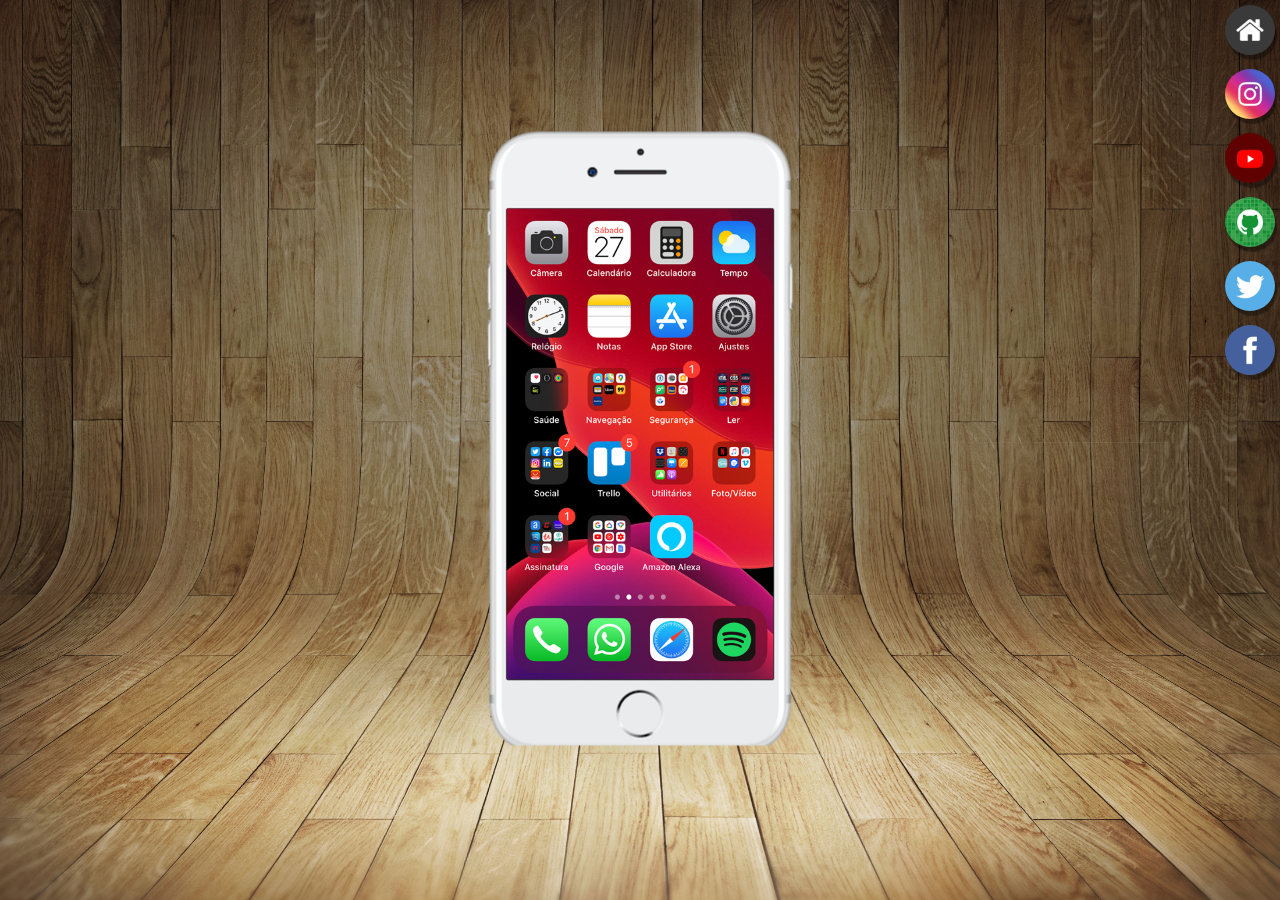
<file: index.html>
<!DOCTYPE html>
<html lang="pt-br">
<head>
    <meta charset="UTF-8">
    <meta name="viewport" content="width=device-width, initial-scale=1.0">
    <title>Projeto Redes Sociais</title>
    <link rel="shortcut icon" href="favicon.ico" type="image/x-icon">
    <link rel="stylesheet" href="css/style.css">
</head>
<body>
    <main>
        <section id="telefone">
            <iframe src="home.html" name="tela" id="tela" frameborder="0">
                o navegador não é compátivel com isso
            </iframe>
        </section>
        <section id="redesociais">
            <a href="home.html" target="tela"><img src="imagens/logo-home.jpg" alt="home"></a> <br>

            <a href="instagram.html" target="tela"><img src="imagens/logo-instagram.jpg" alt="instagram"></a> <br>

            <a href="youtube.html" target="tela"><img src="imagens/logo-youtube.jpg" alt="youtube"></a> <br>

            <a href="github.html" target="tela"><img src="imagens/logo-github.jpg" alt="github"></a> <br>

            <a href="twitter.html" target="tela"><img src="imagens/logo-twitter.jpg" alt="twitter"></a> <br>

            <a href="facebook.html" target="tela"><img src="imagens/logo-facebook.jpg" alt="facebook"></a>

        </section>
    </main>
</body>
</html>
</file>
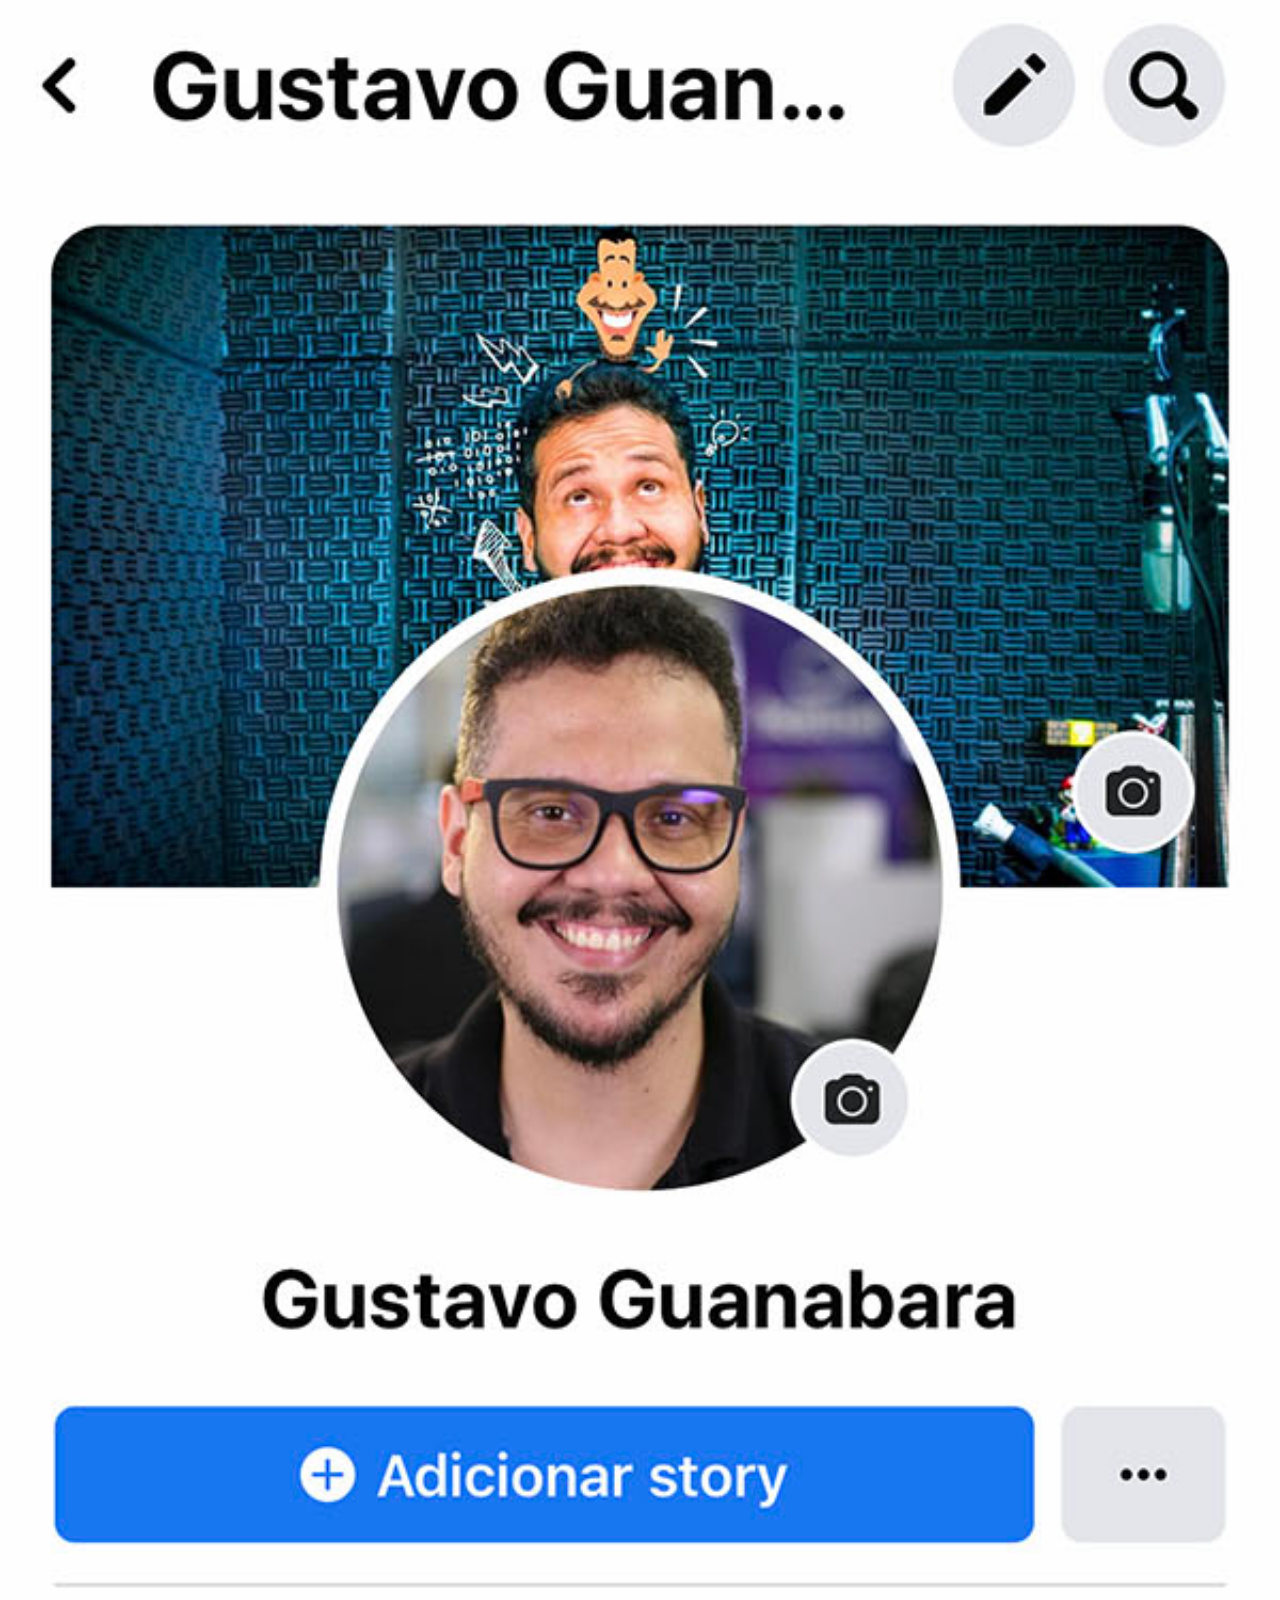
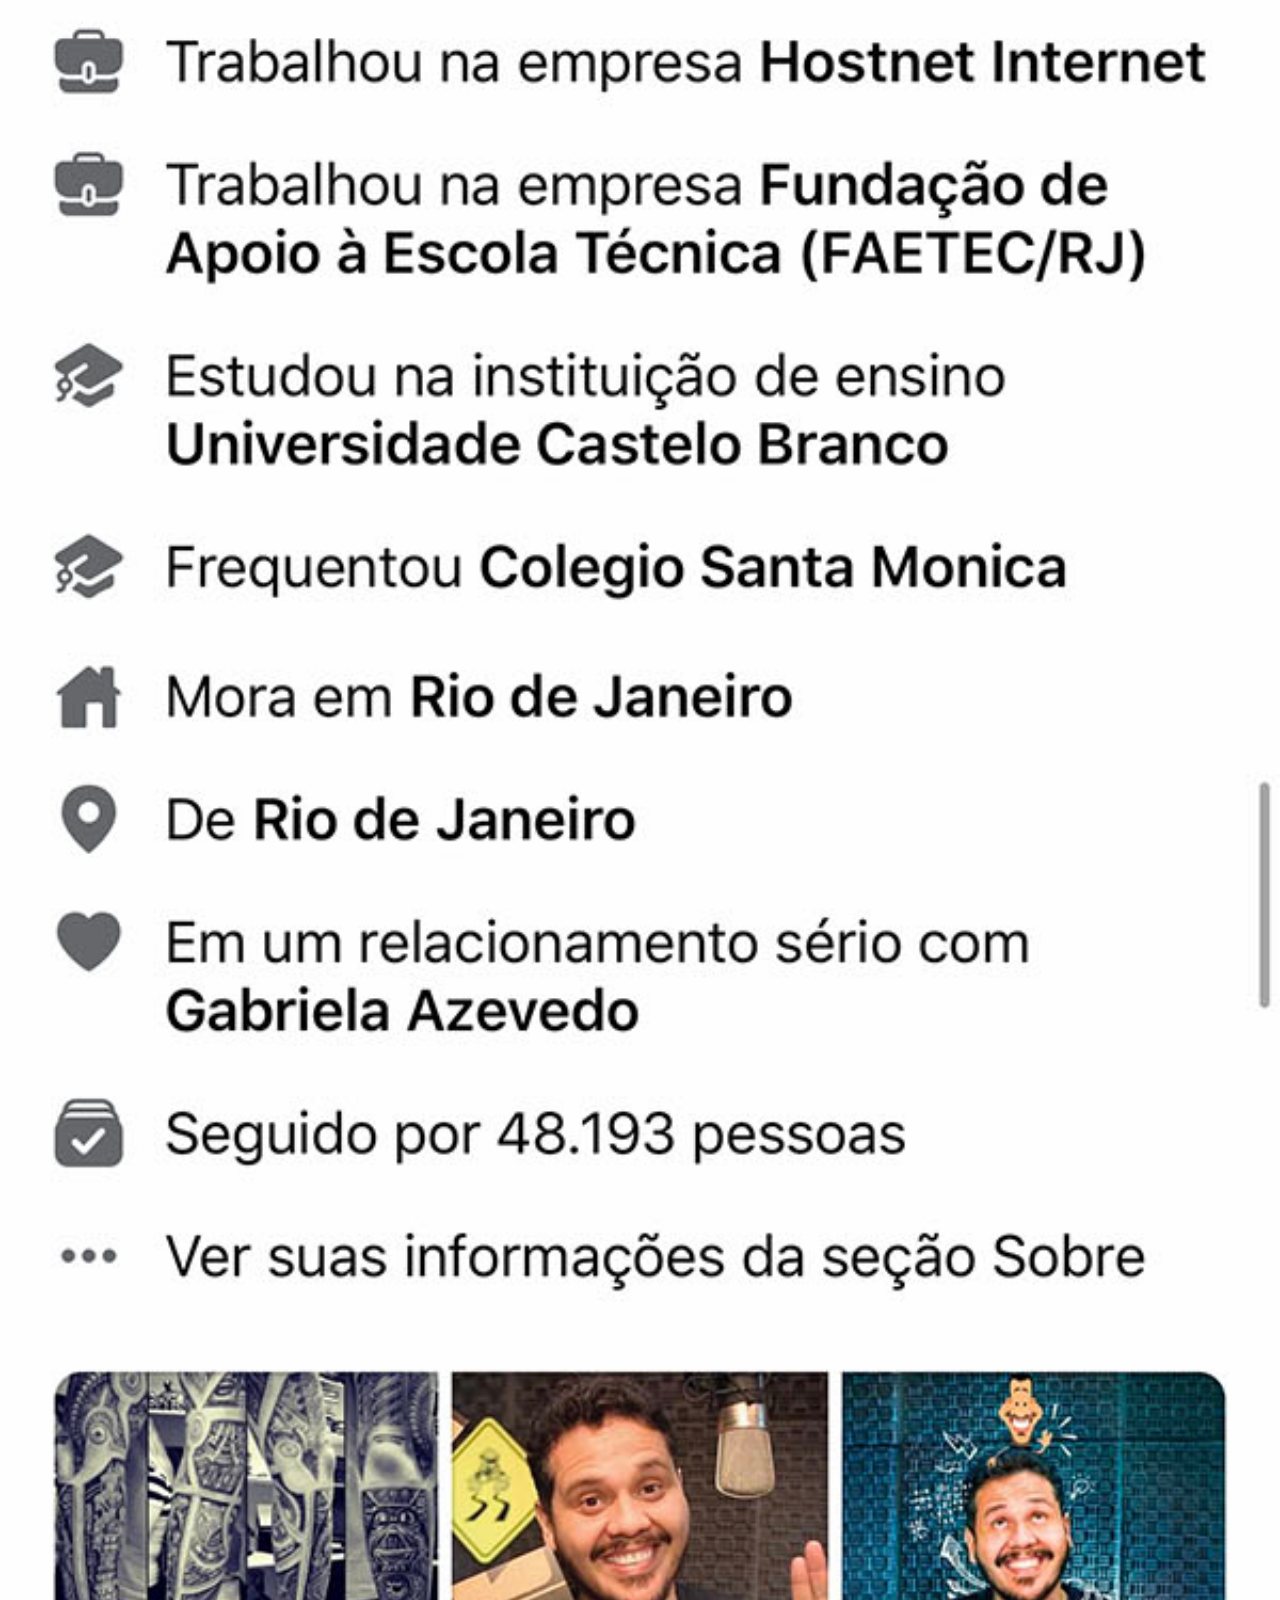
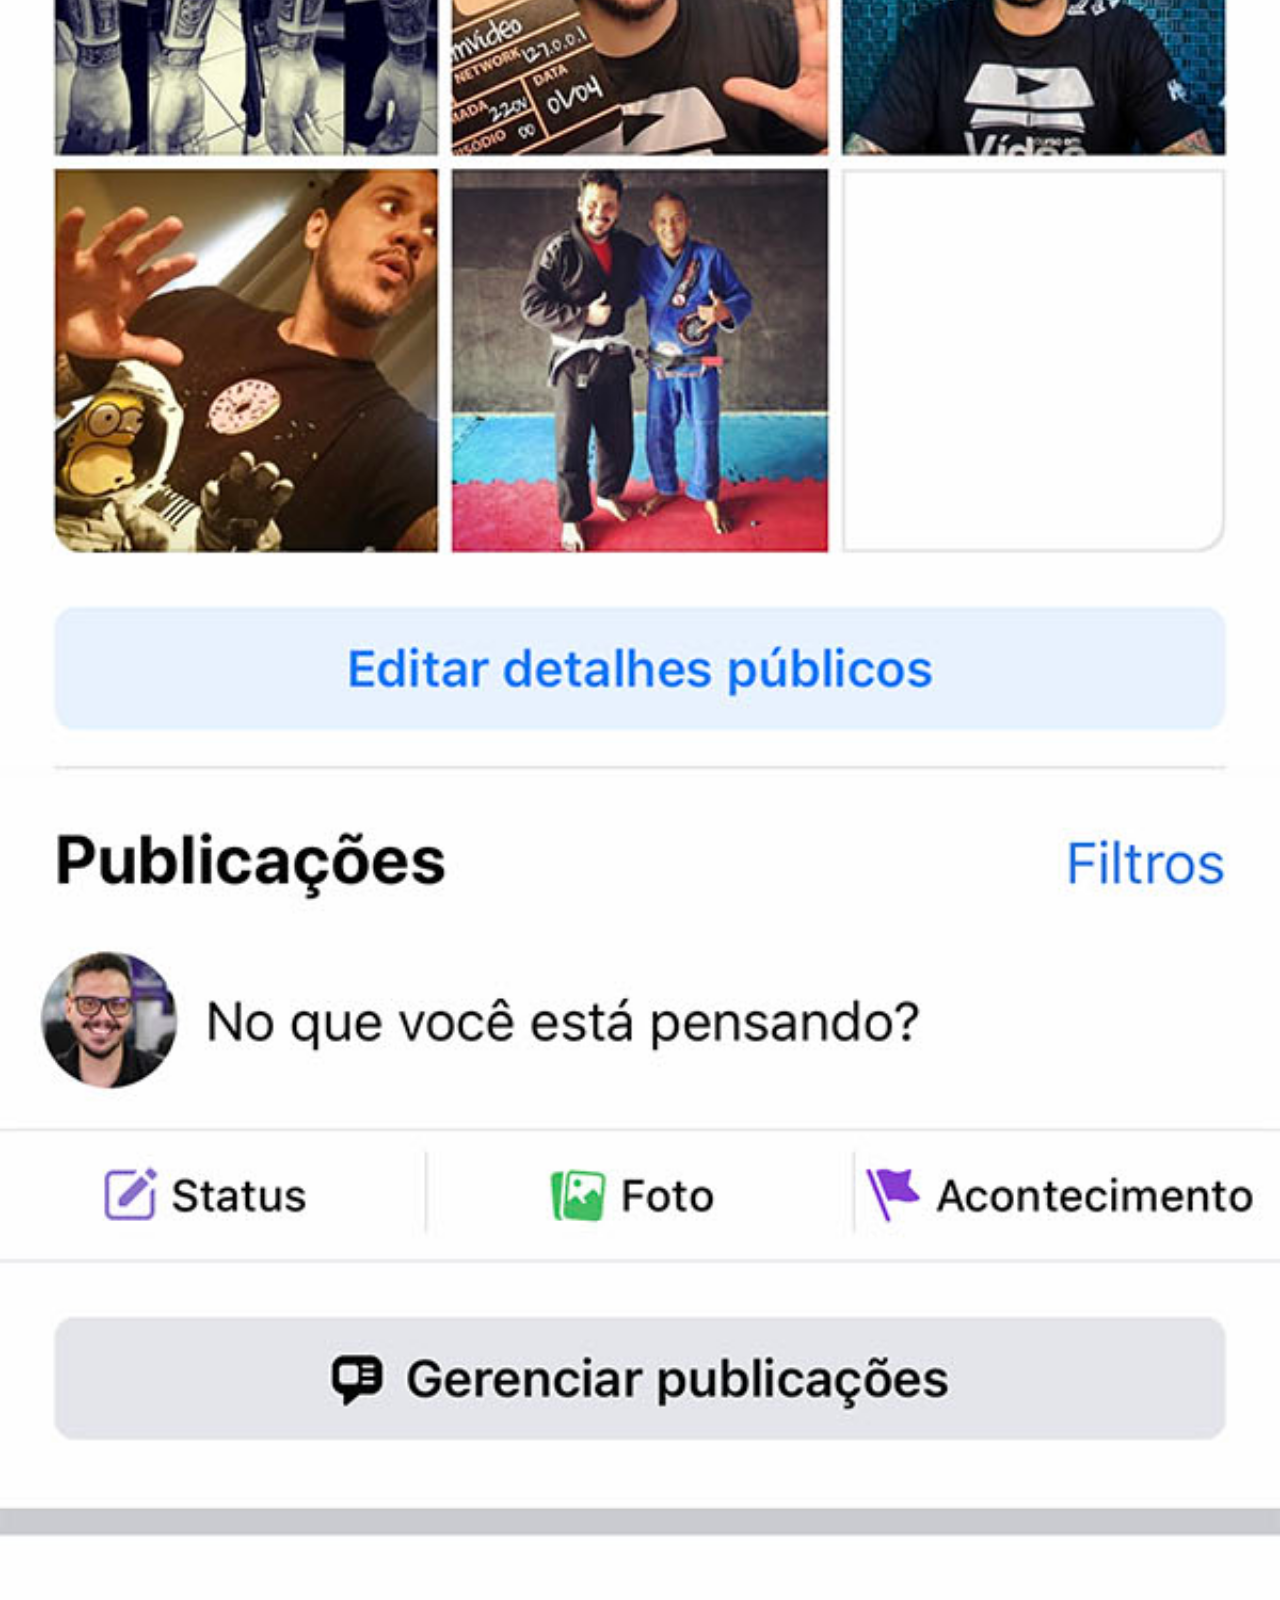
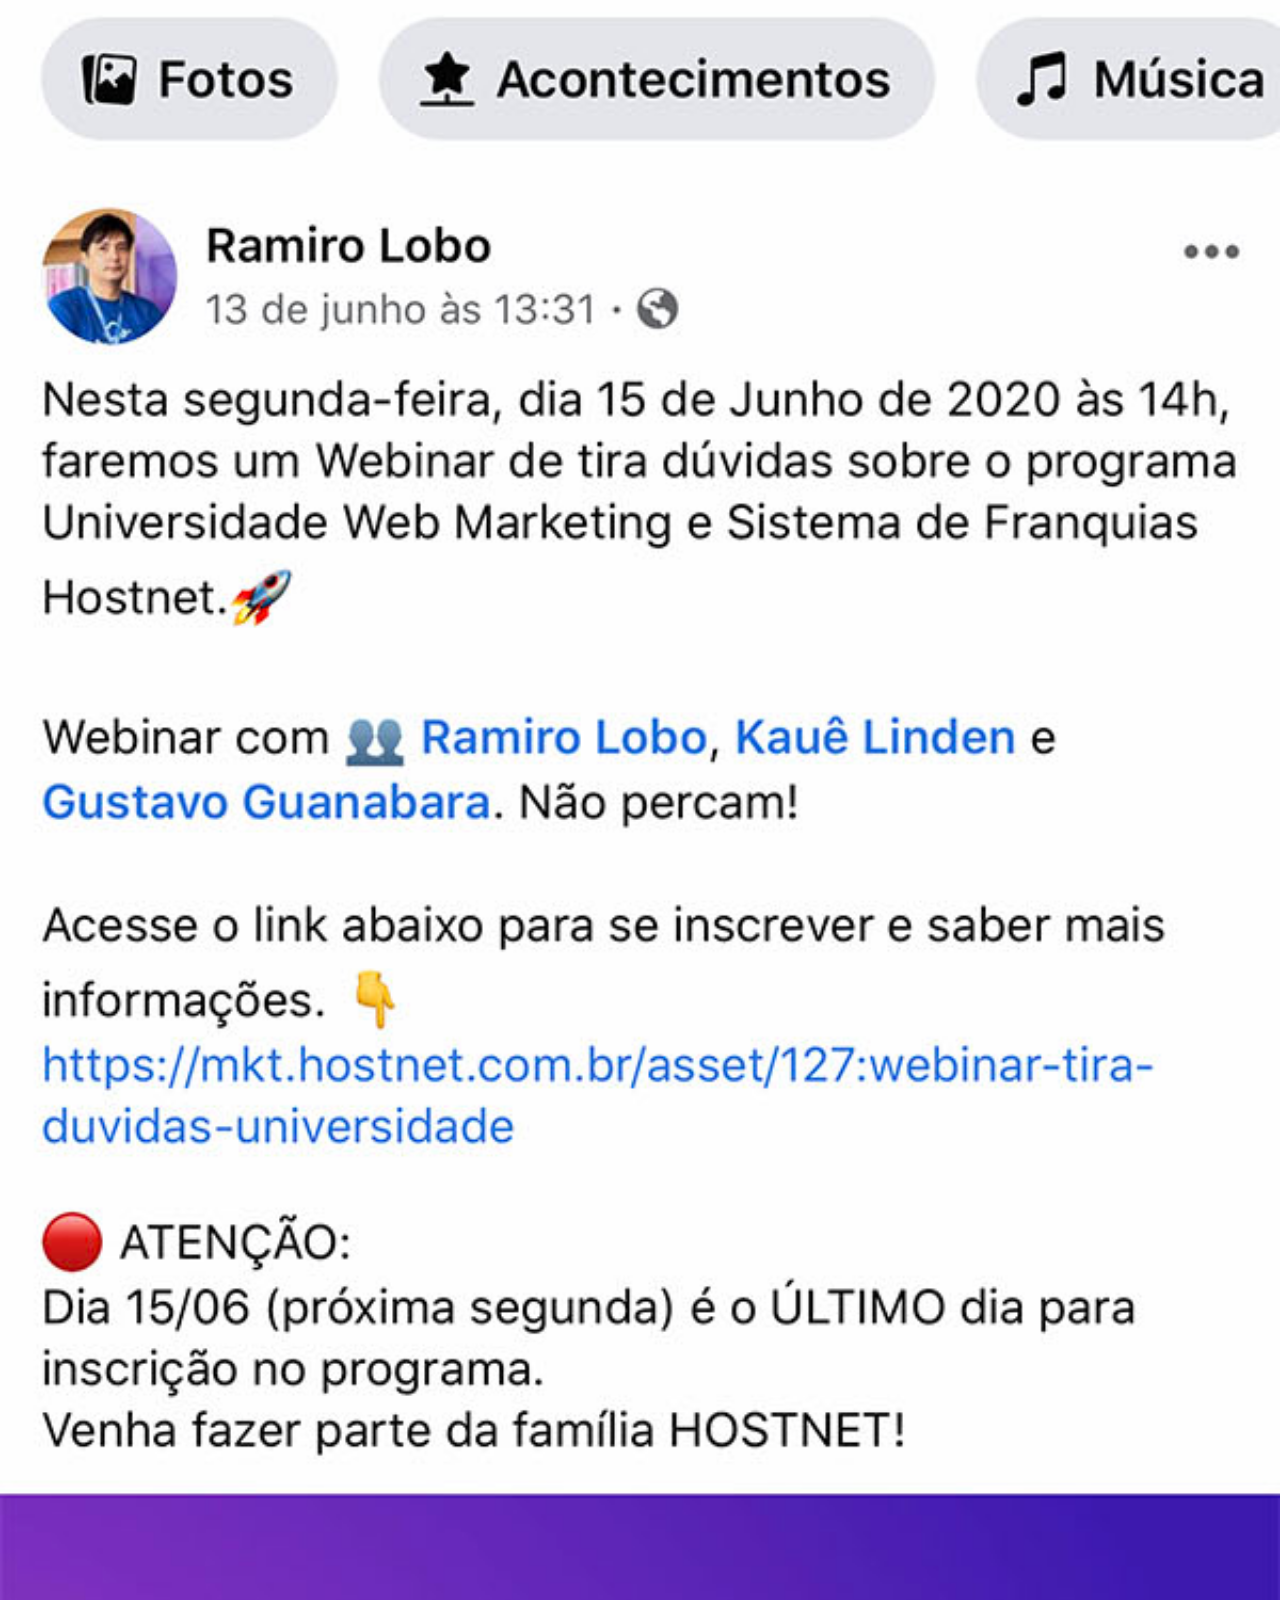
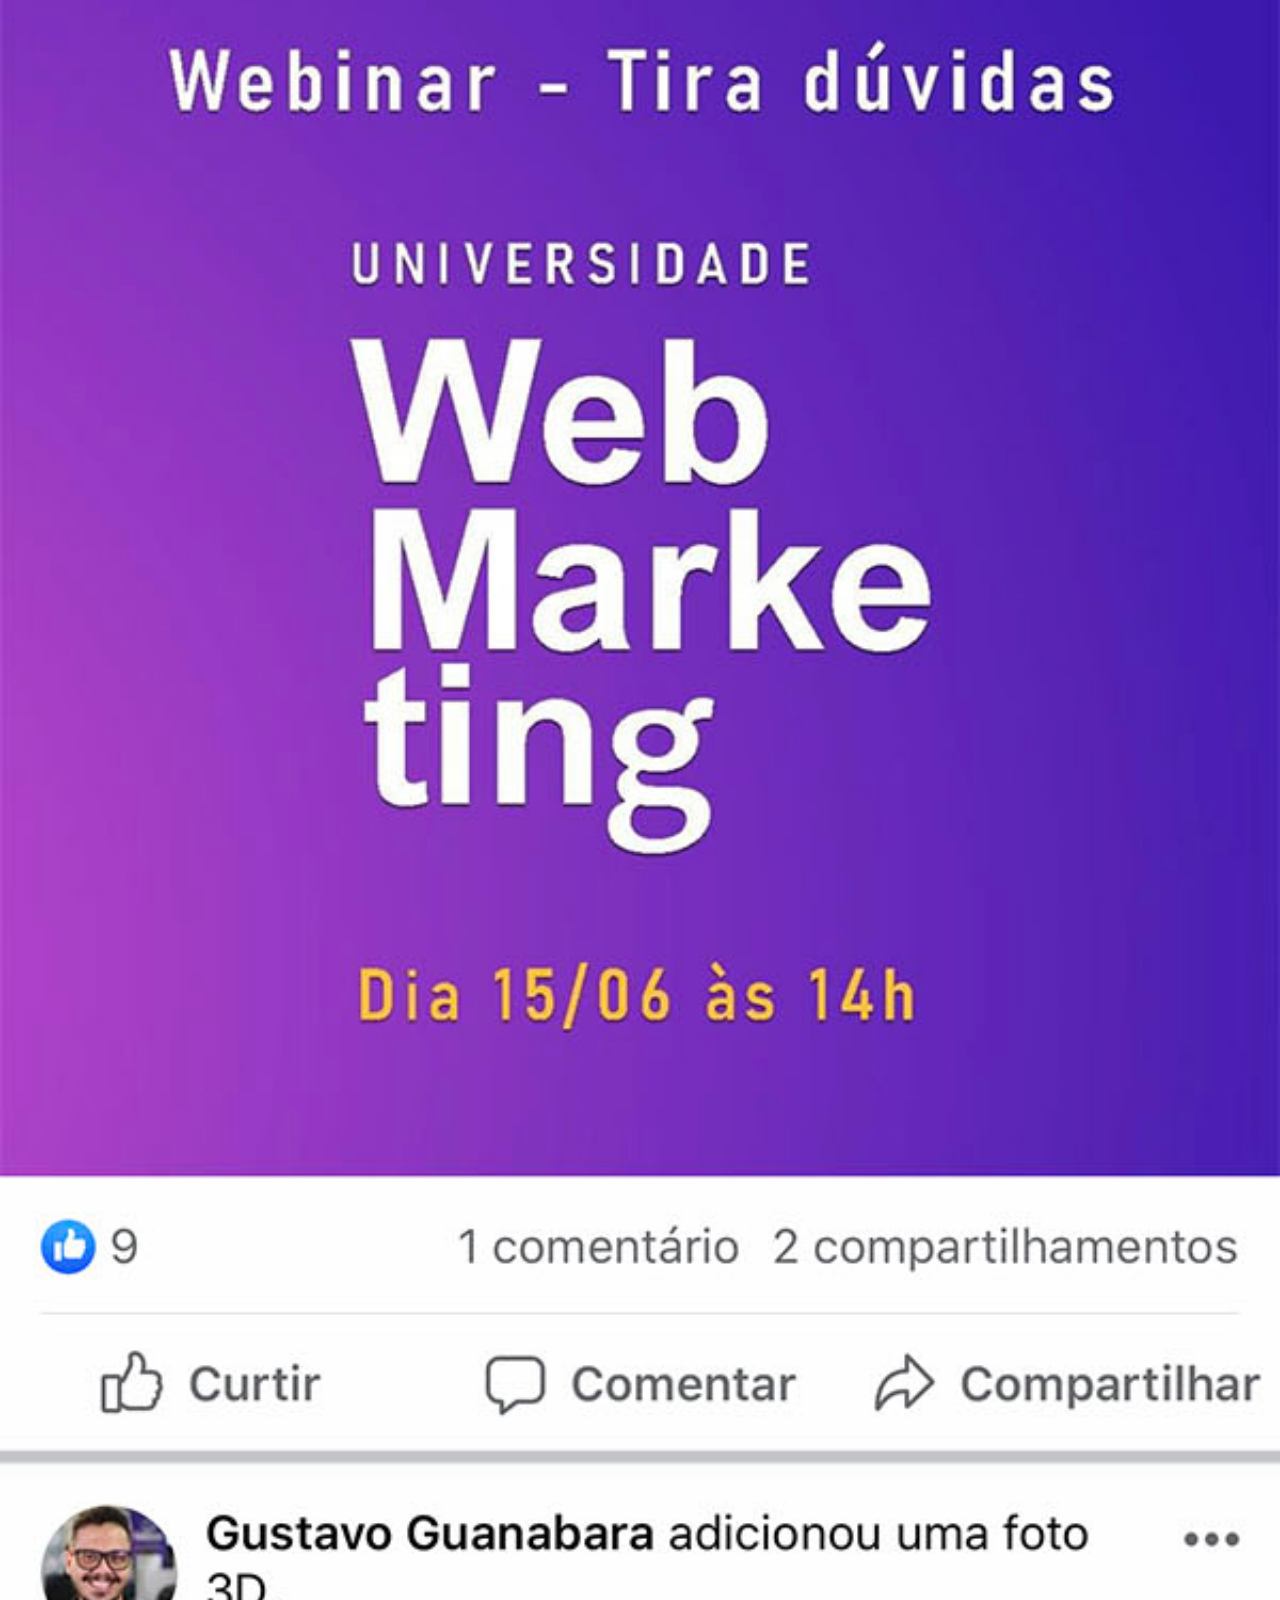
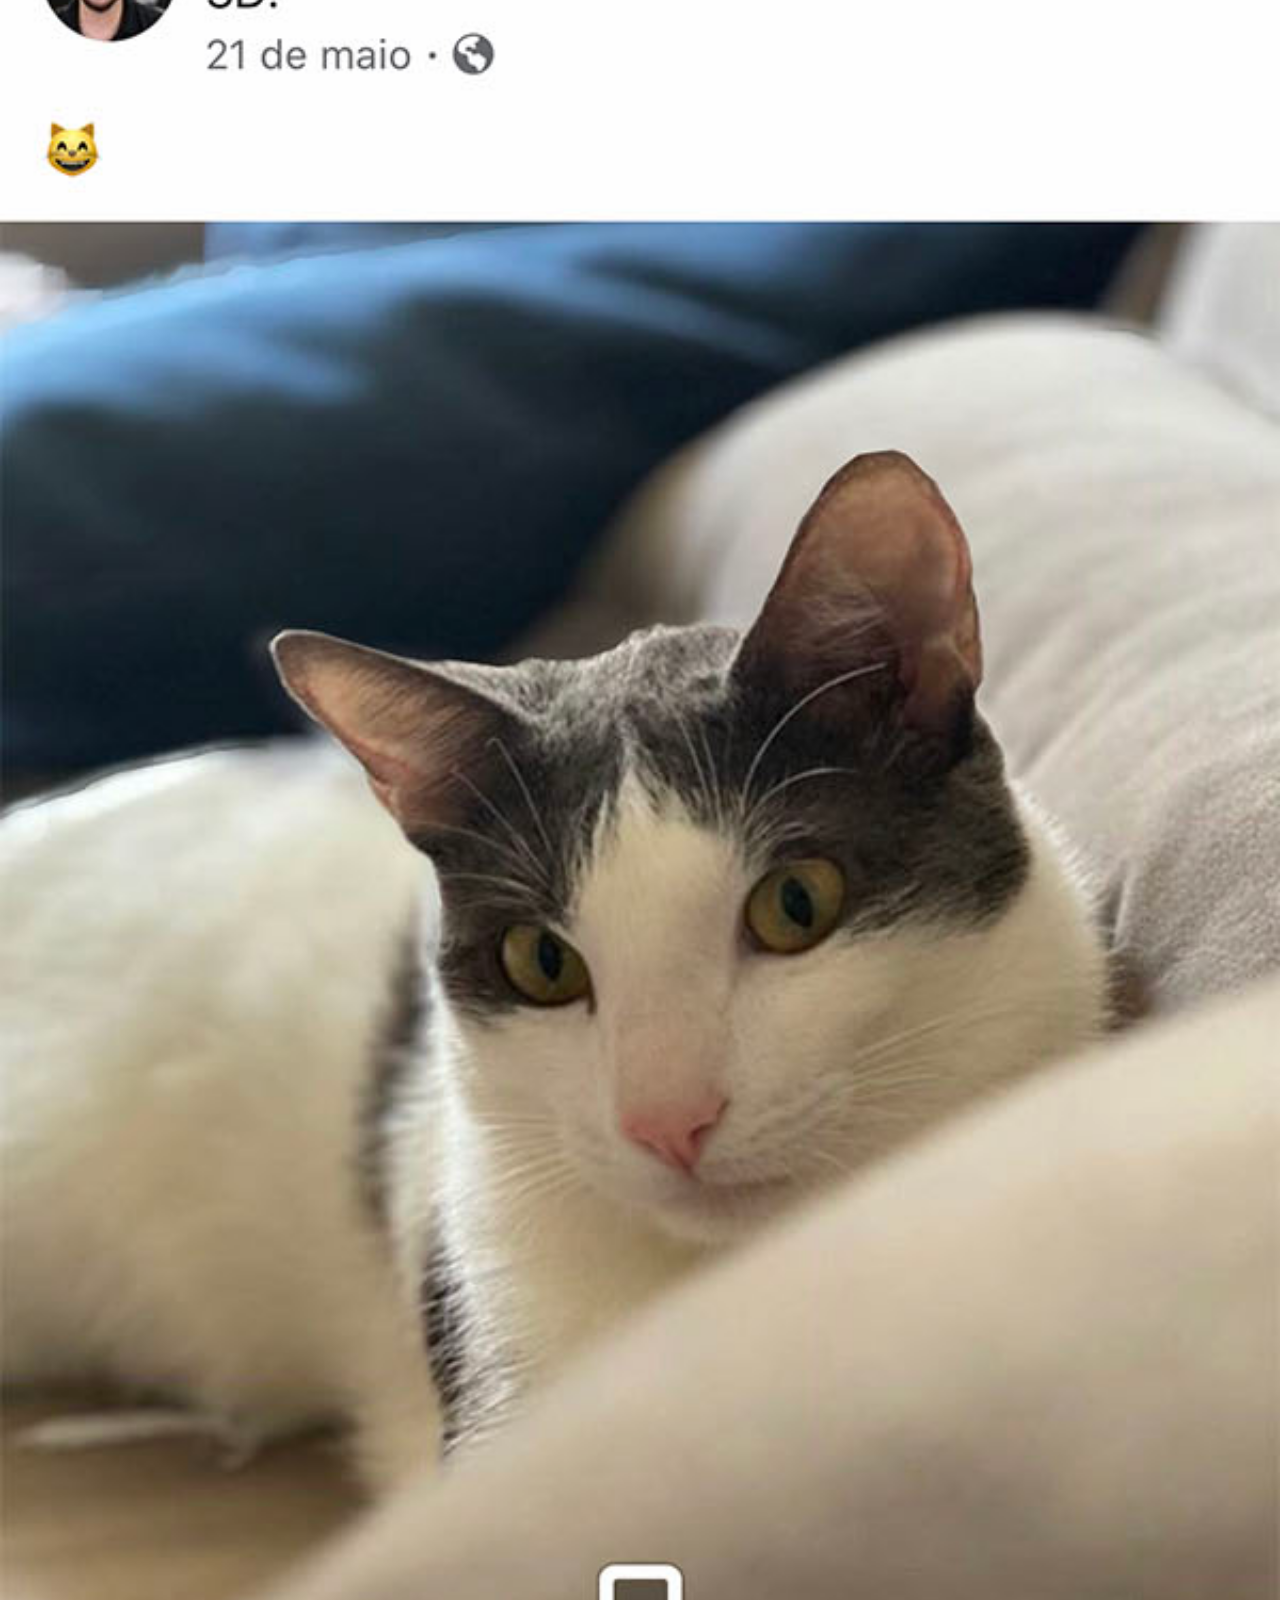
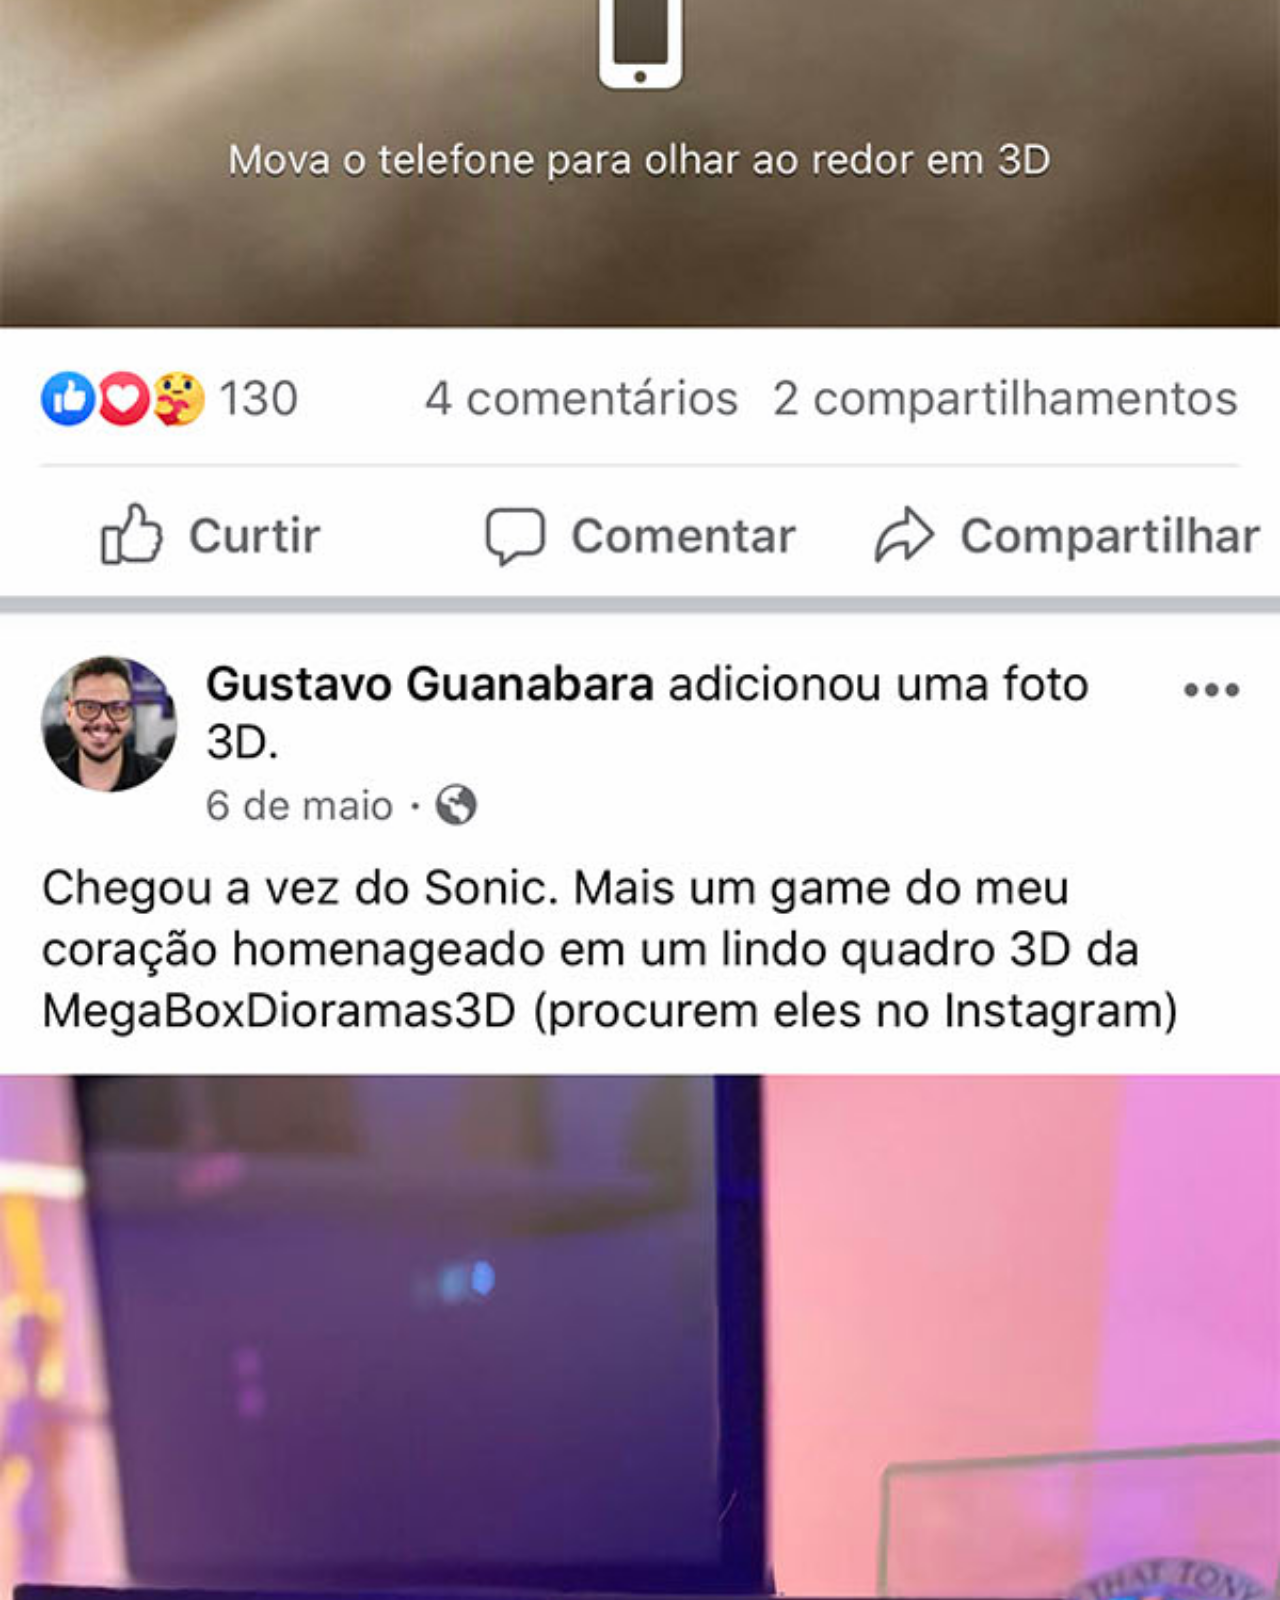
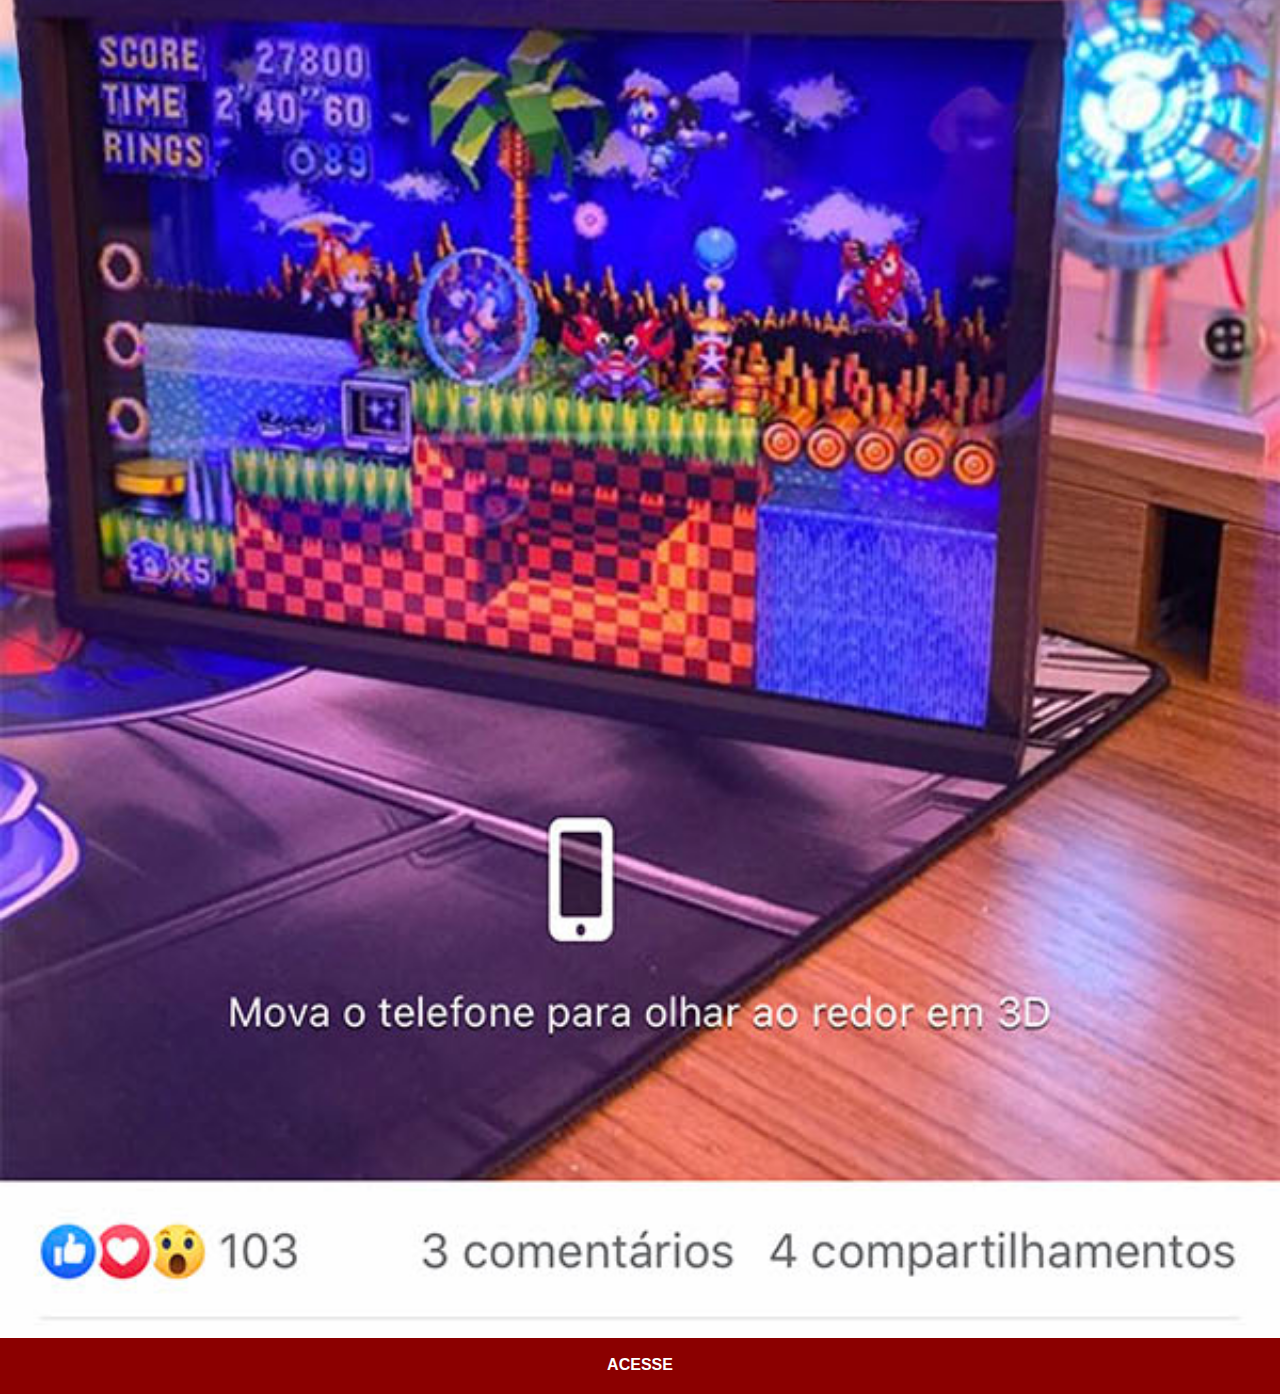
<file: facebook.html>
<!DOCTYPE html>
<html lang="pt-br">
<head>
    <meta charset="UTF-8">
    <meta name="viewport" content="width=device-width, initial-scale=1.0">
    <title>Facebook</title>
    <link rel="stylesheet" href="css/botoes.css">
</head>
<body>
    <img src="imagens/tela-facebook.jpg" alt="facebook">
    <a href="#">ACESSE</a>
</body>
</html>
</file>
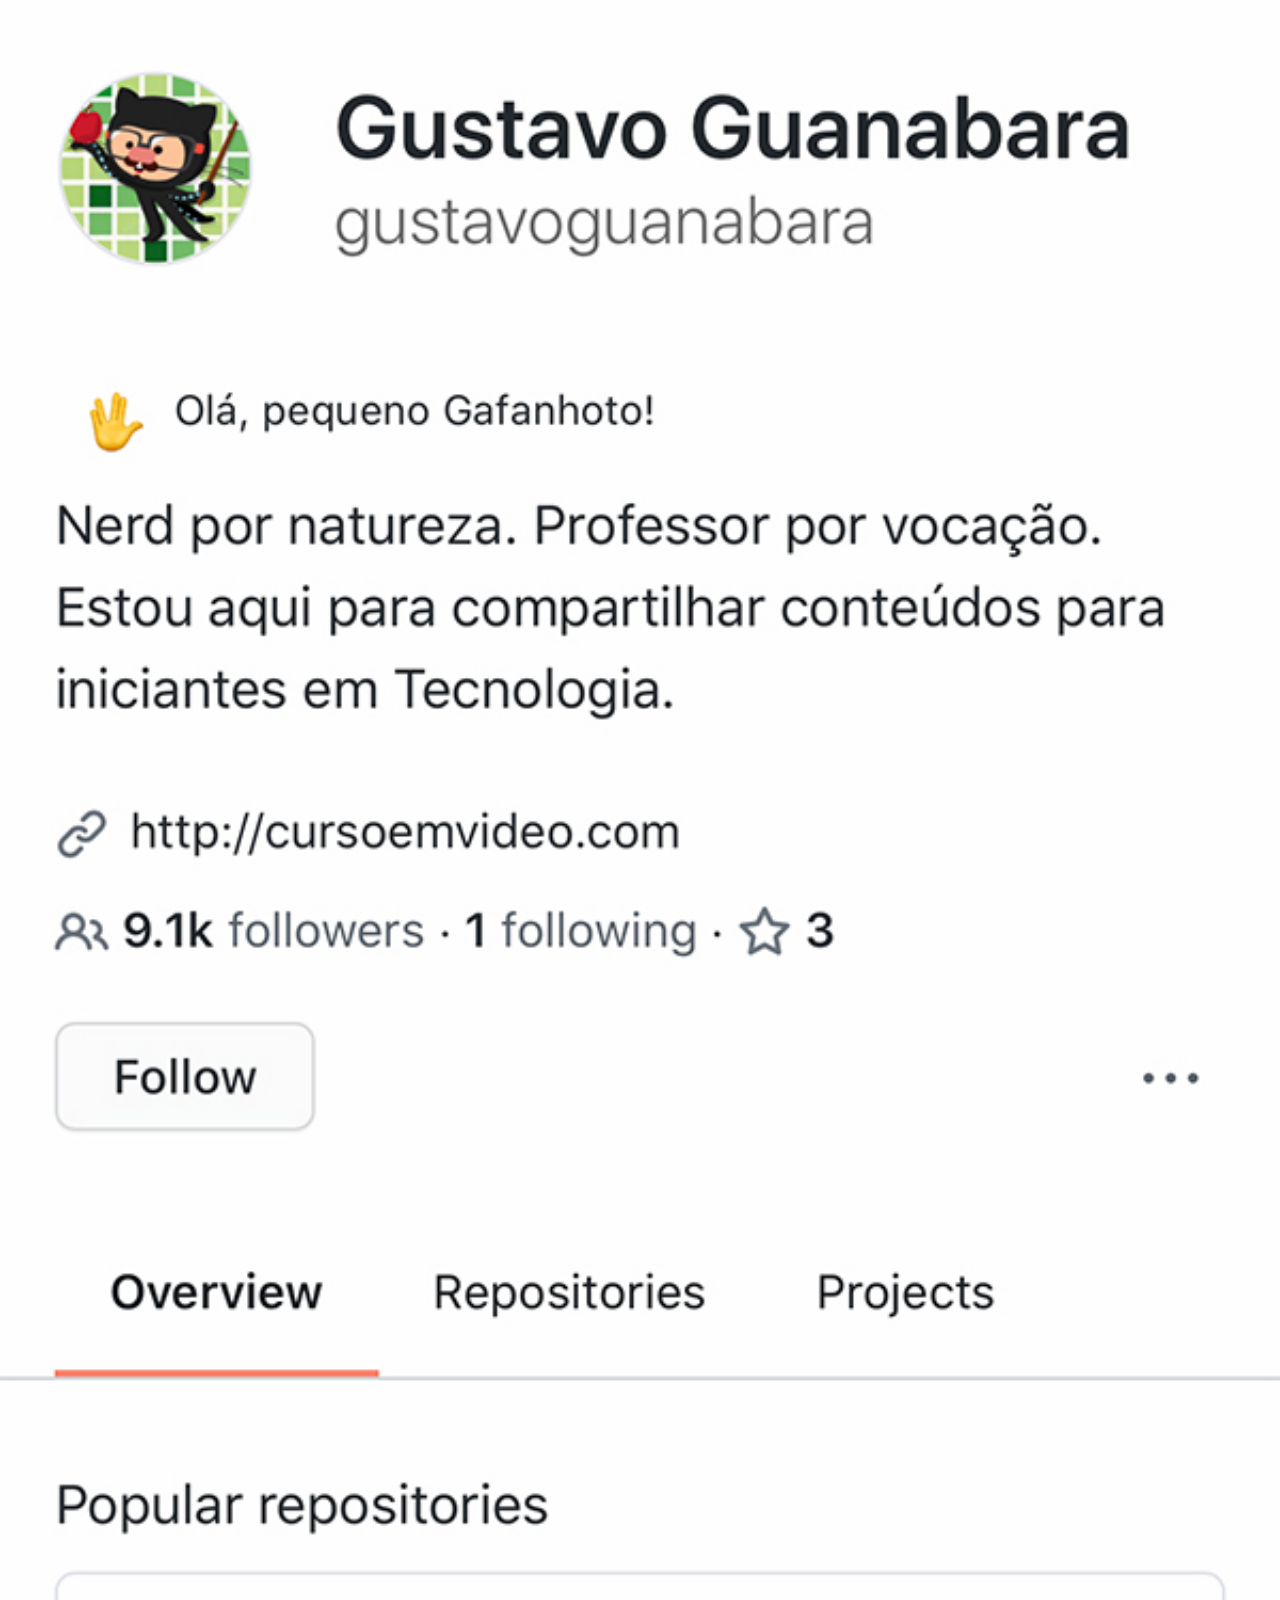
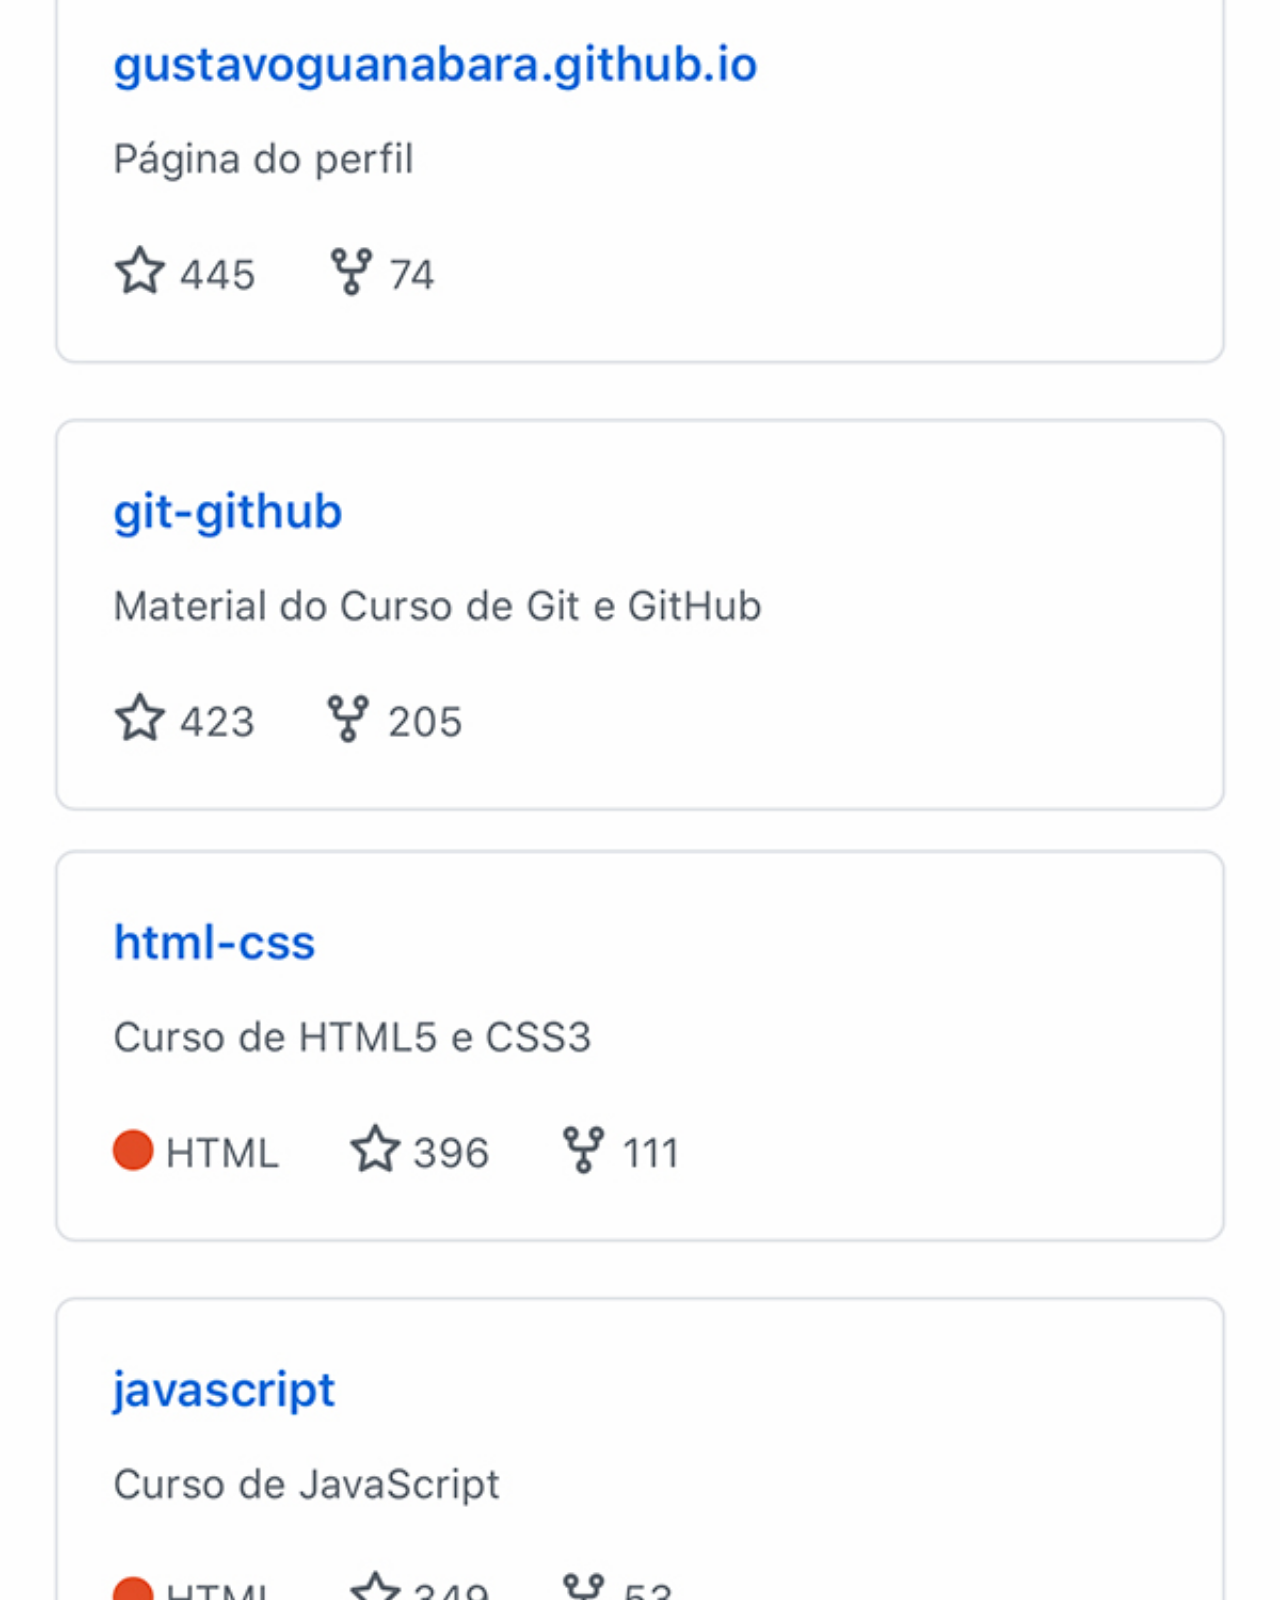
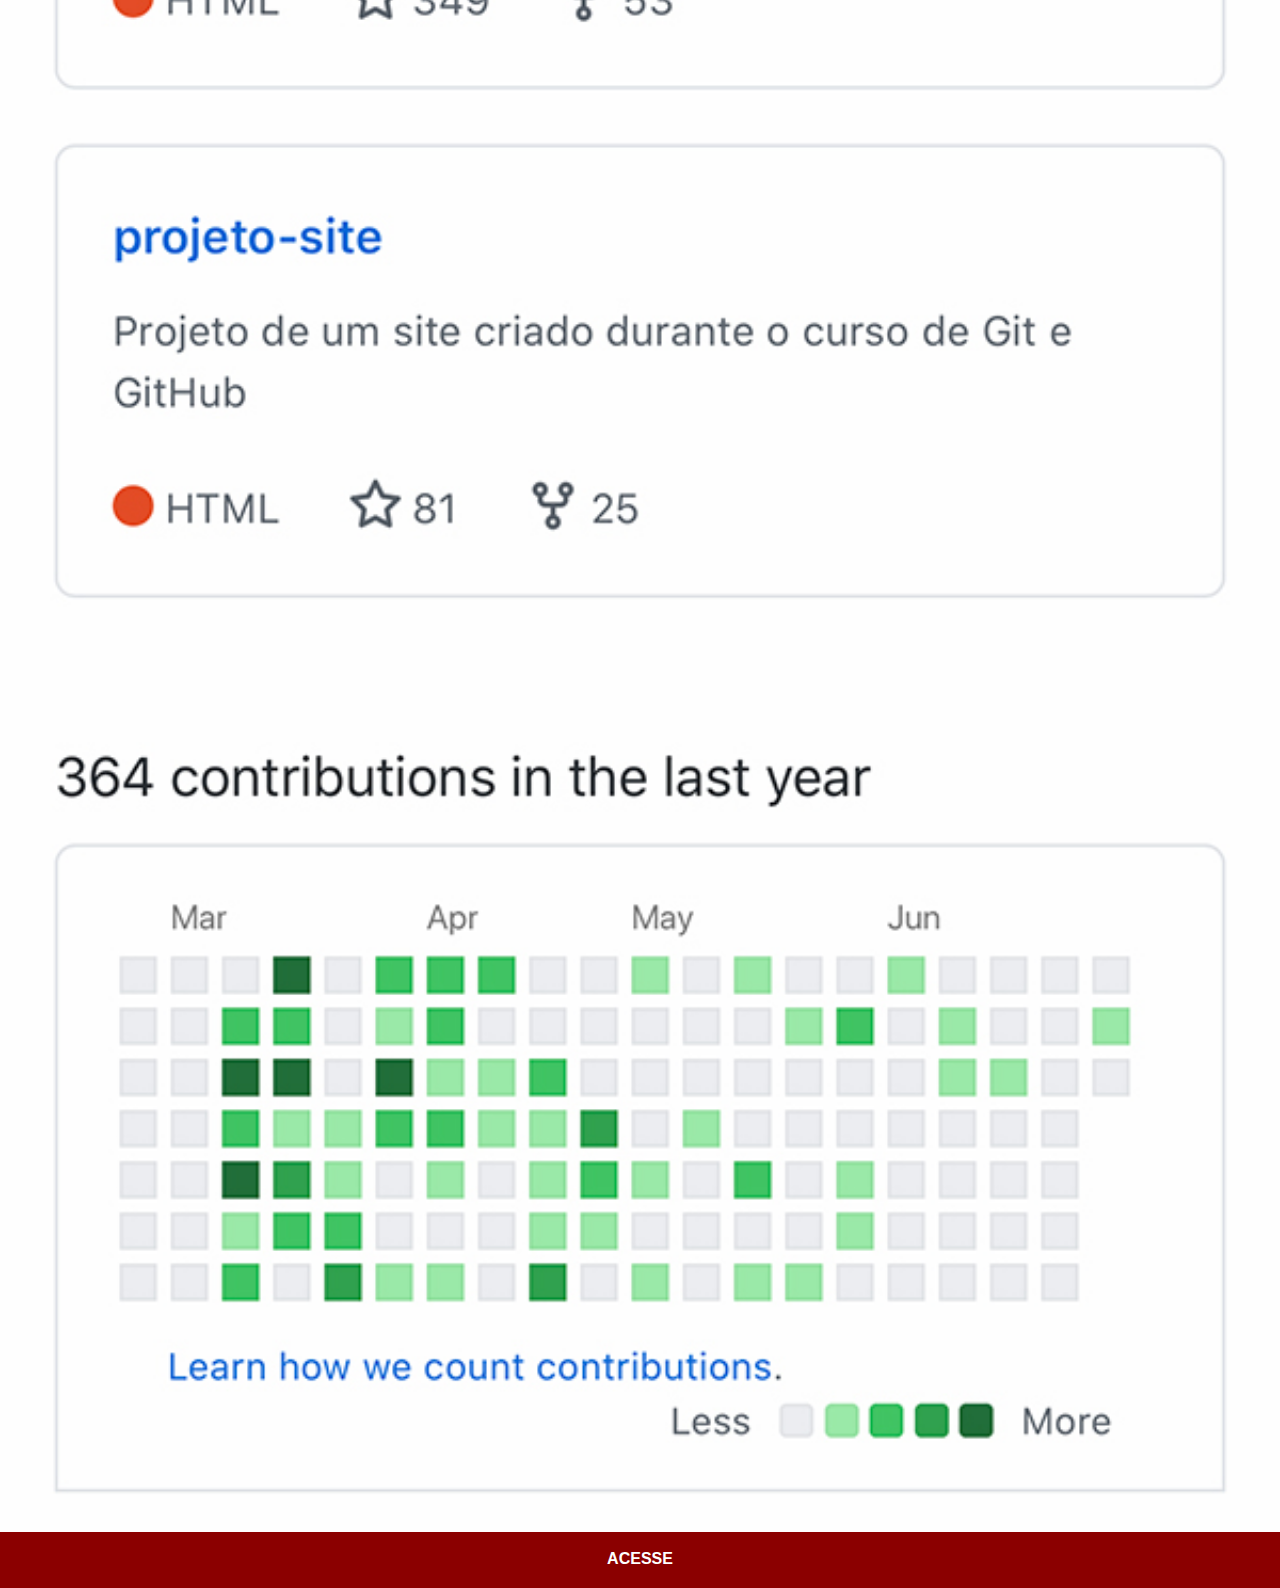
<file: github.html>
<!DOCTYPE html>
<html lang="pt-br">
<head>
    <meta charset="UTF-8">
    <meta name="viewport" content="width=device-width, initial-scale=1.0">
    <title>GitHub</title>
    <link rel="stylesheet" href="css/botoes.css">
</head>
<body>
    <img src="imagens/tela-github.jpg" alt="GitHub">
    <a href="#">ACESSE</a>
</body>
</html>
</file>
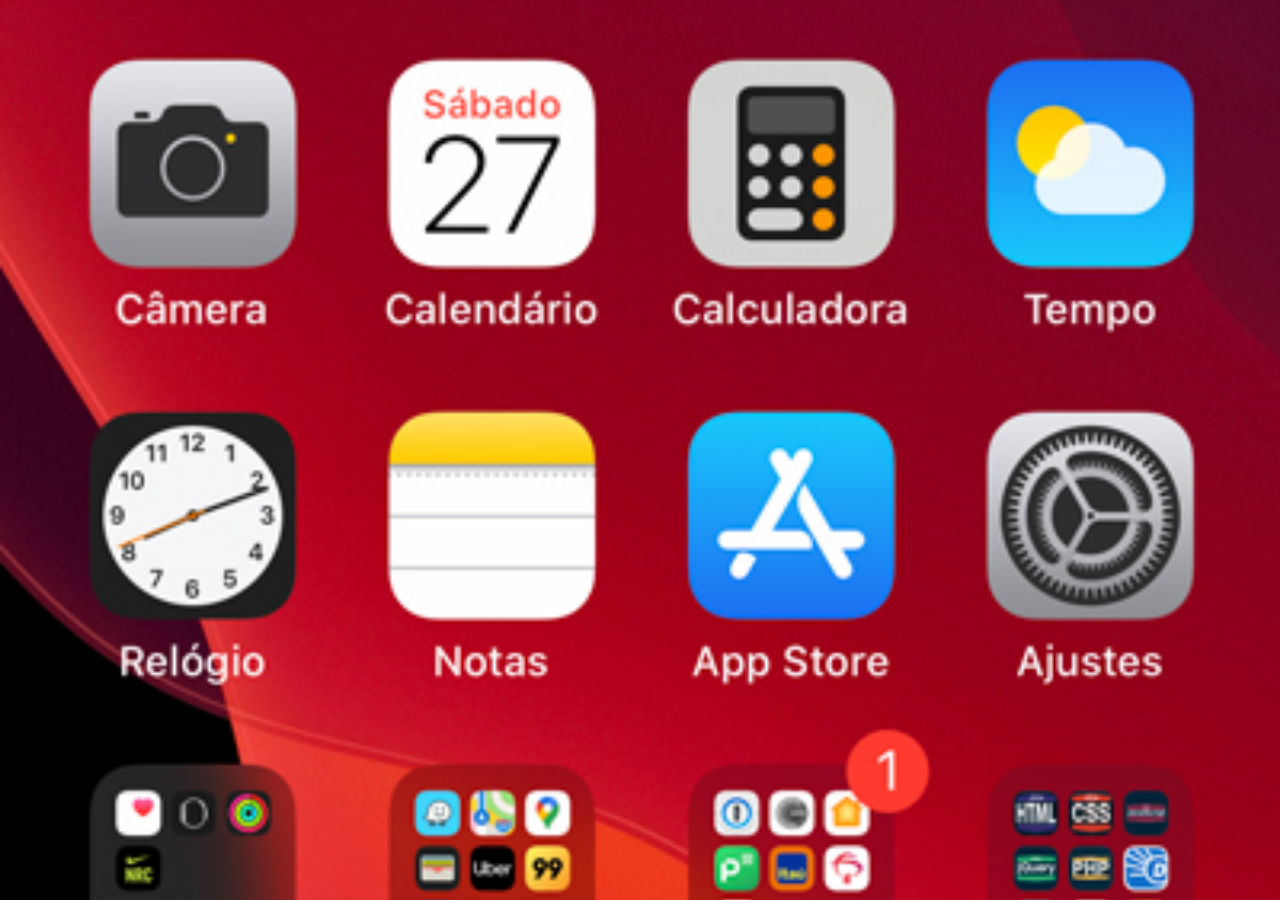
<file: home.html>
<!DOCTYPE html>
<html lang="pt-br">
<head>
    <meta charset="UTF-8">
    <meta name="viewport" content="width=device-width, initial-scale=1.0">
    <title>home</title>
    <style> 
        *{
            margin: 0px;
            padding: 0px;
        }

        body {
            width: 100vw;
            height: 100vh;
            background: black url(imagens/tela-home.jpg) no-repeat top center;
            background-size: cover;
        }
    </style>
</head>
<body>
    
</body>
</html>
</file>
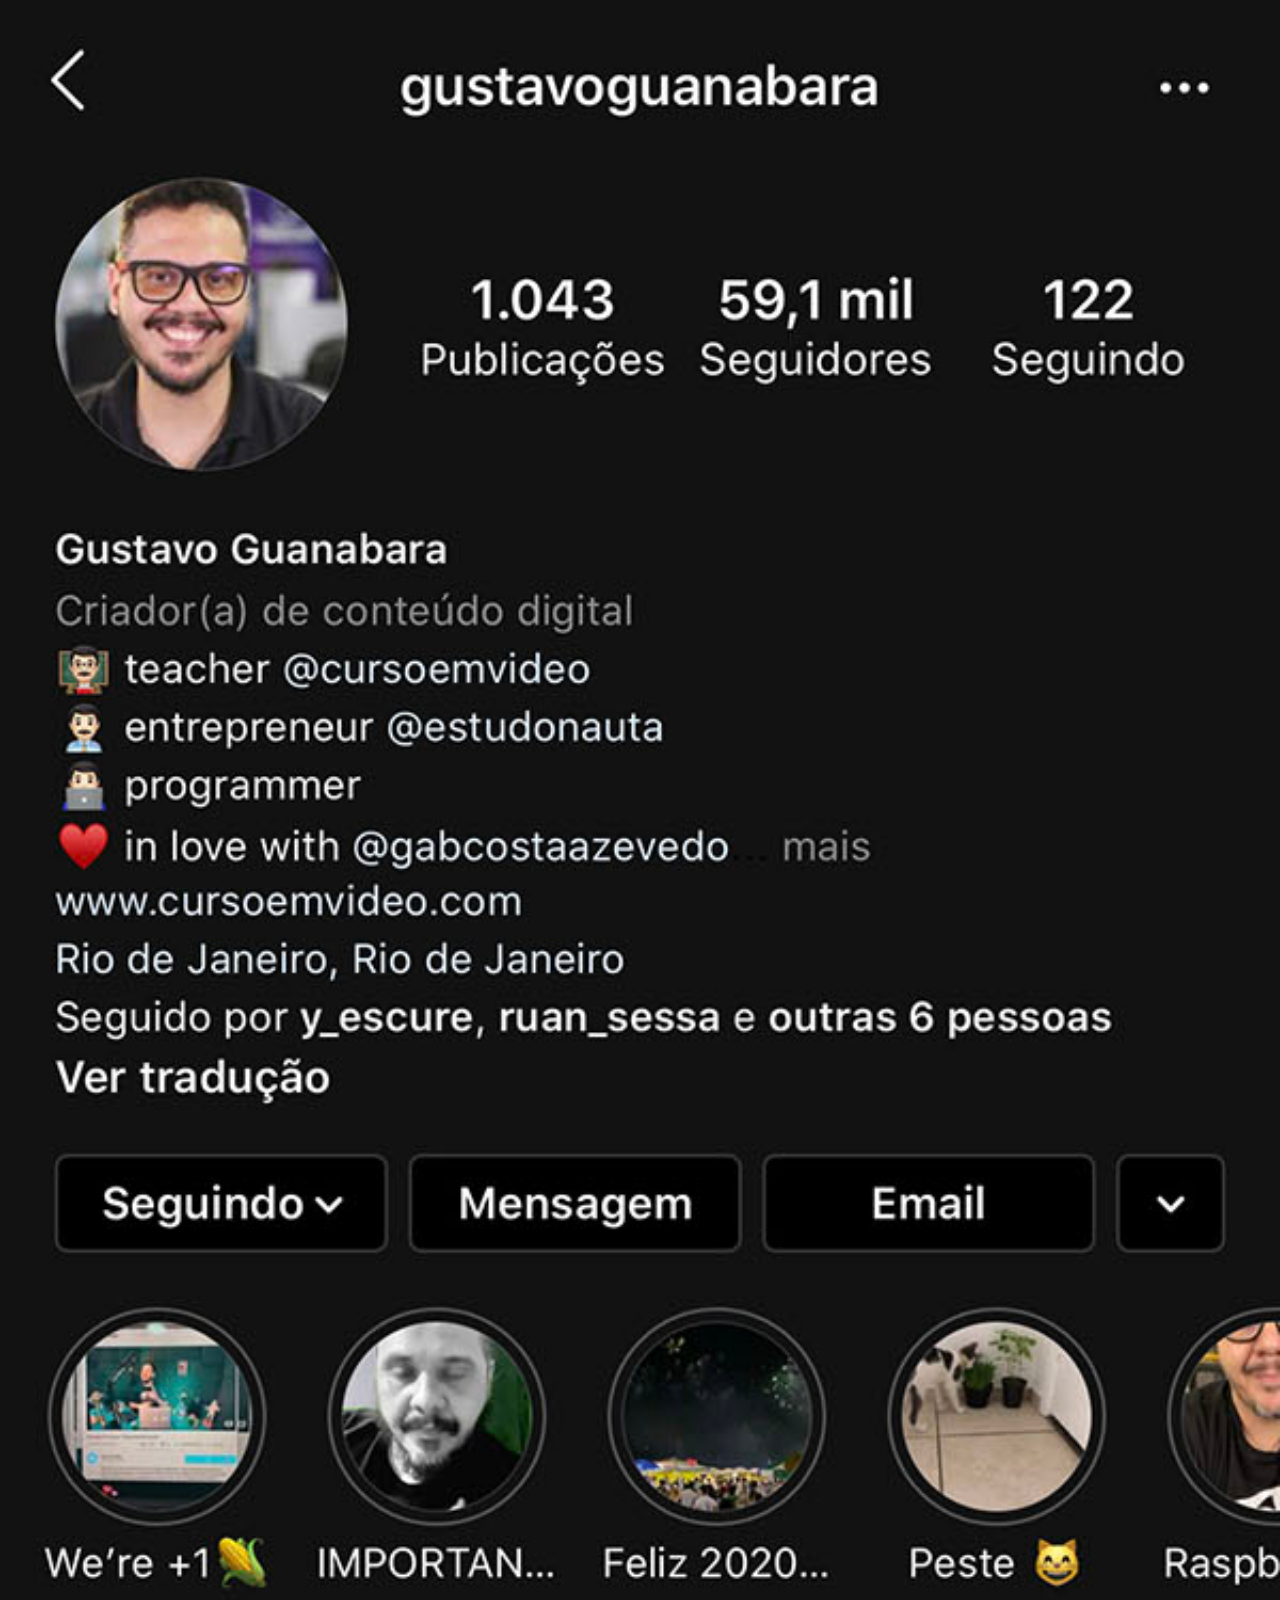
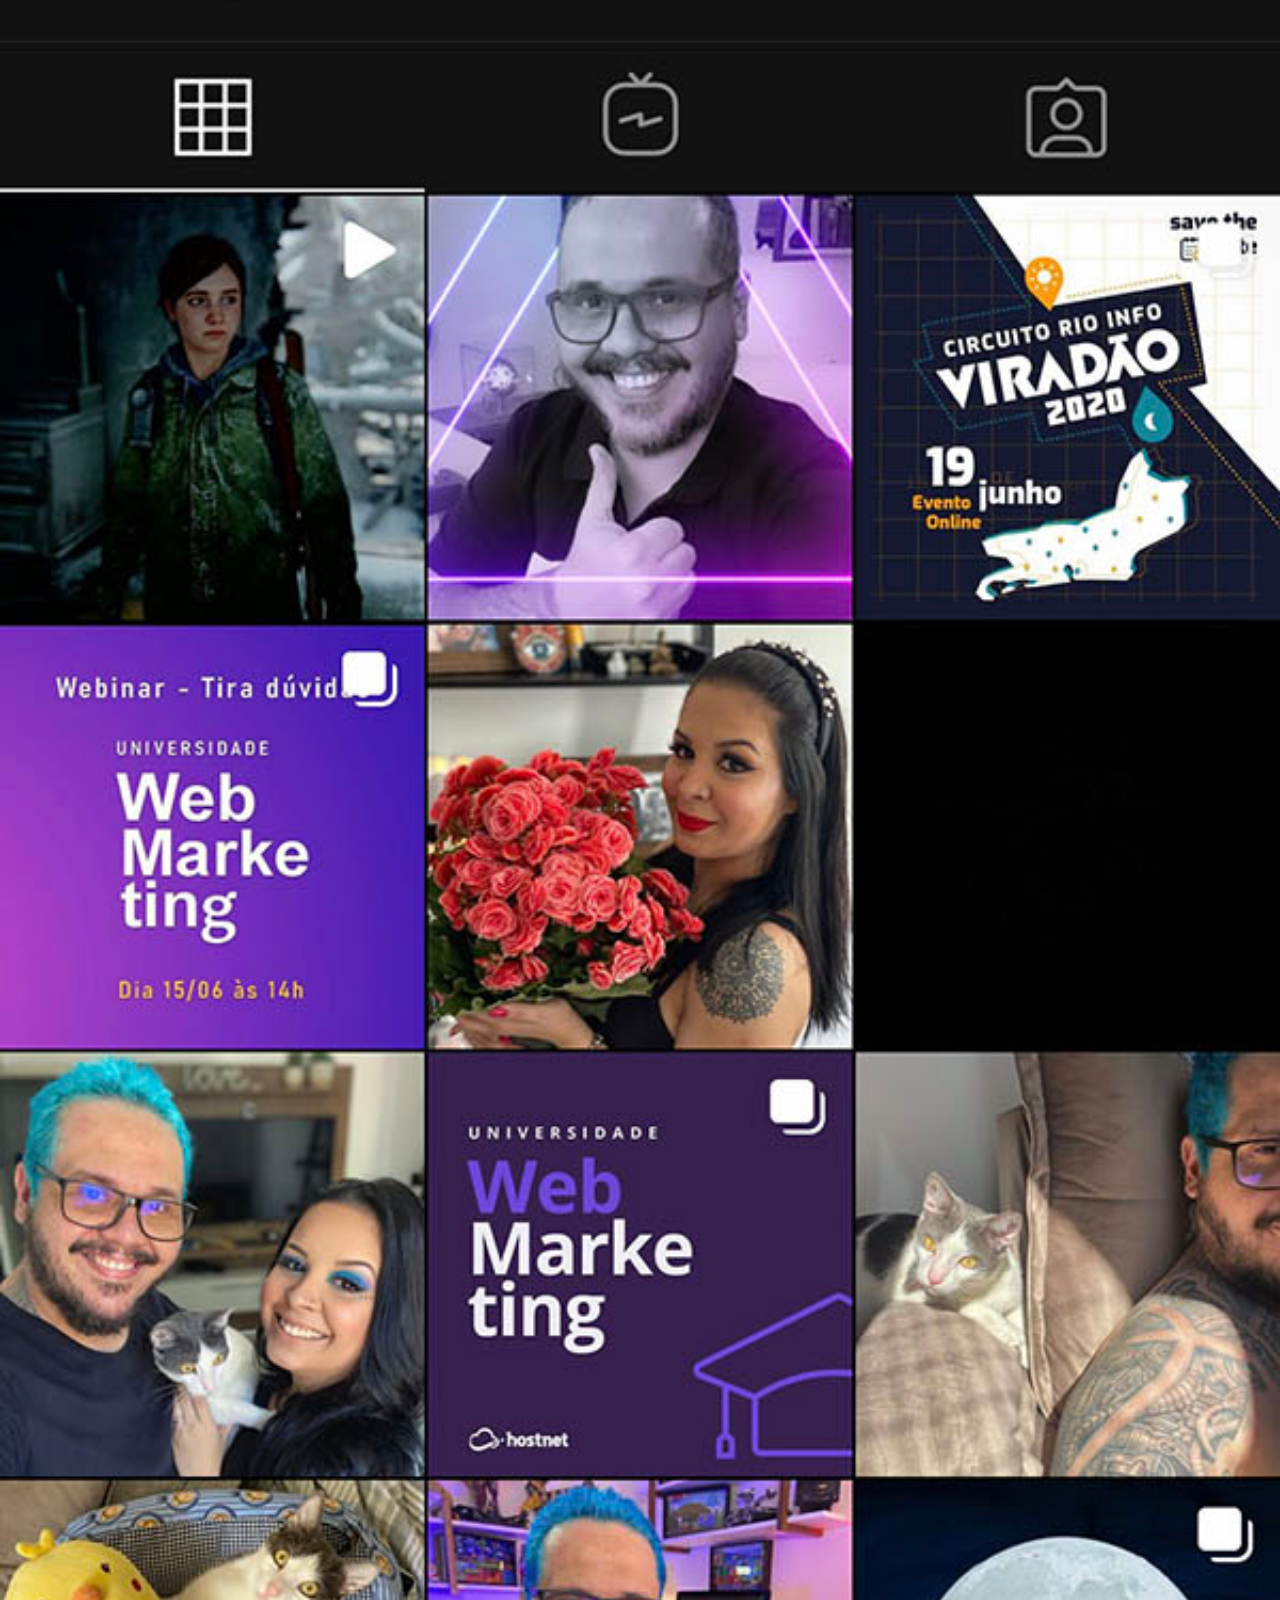
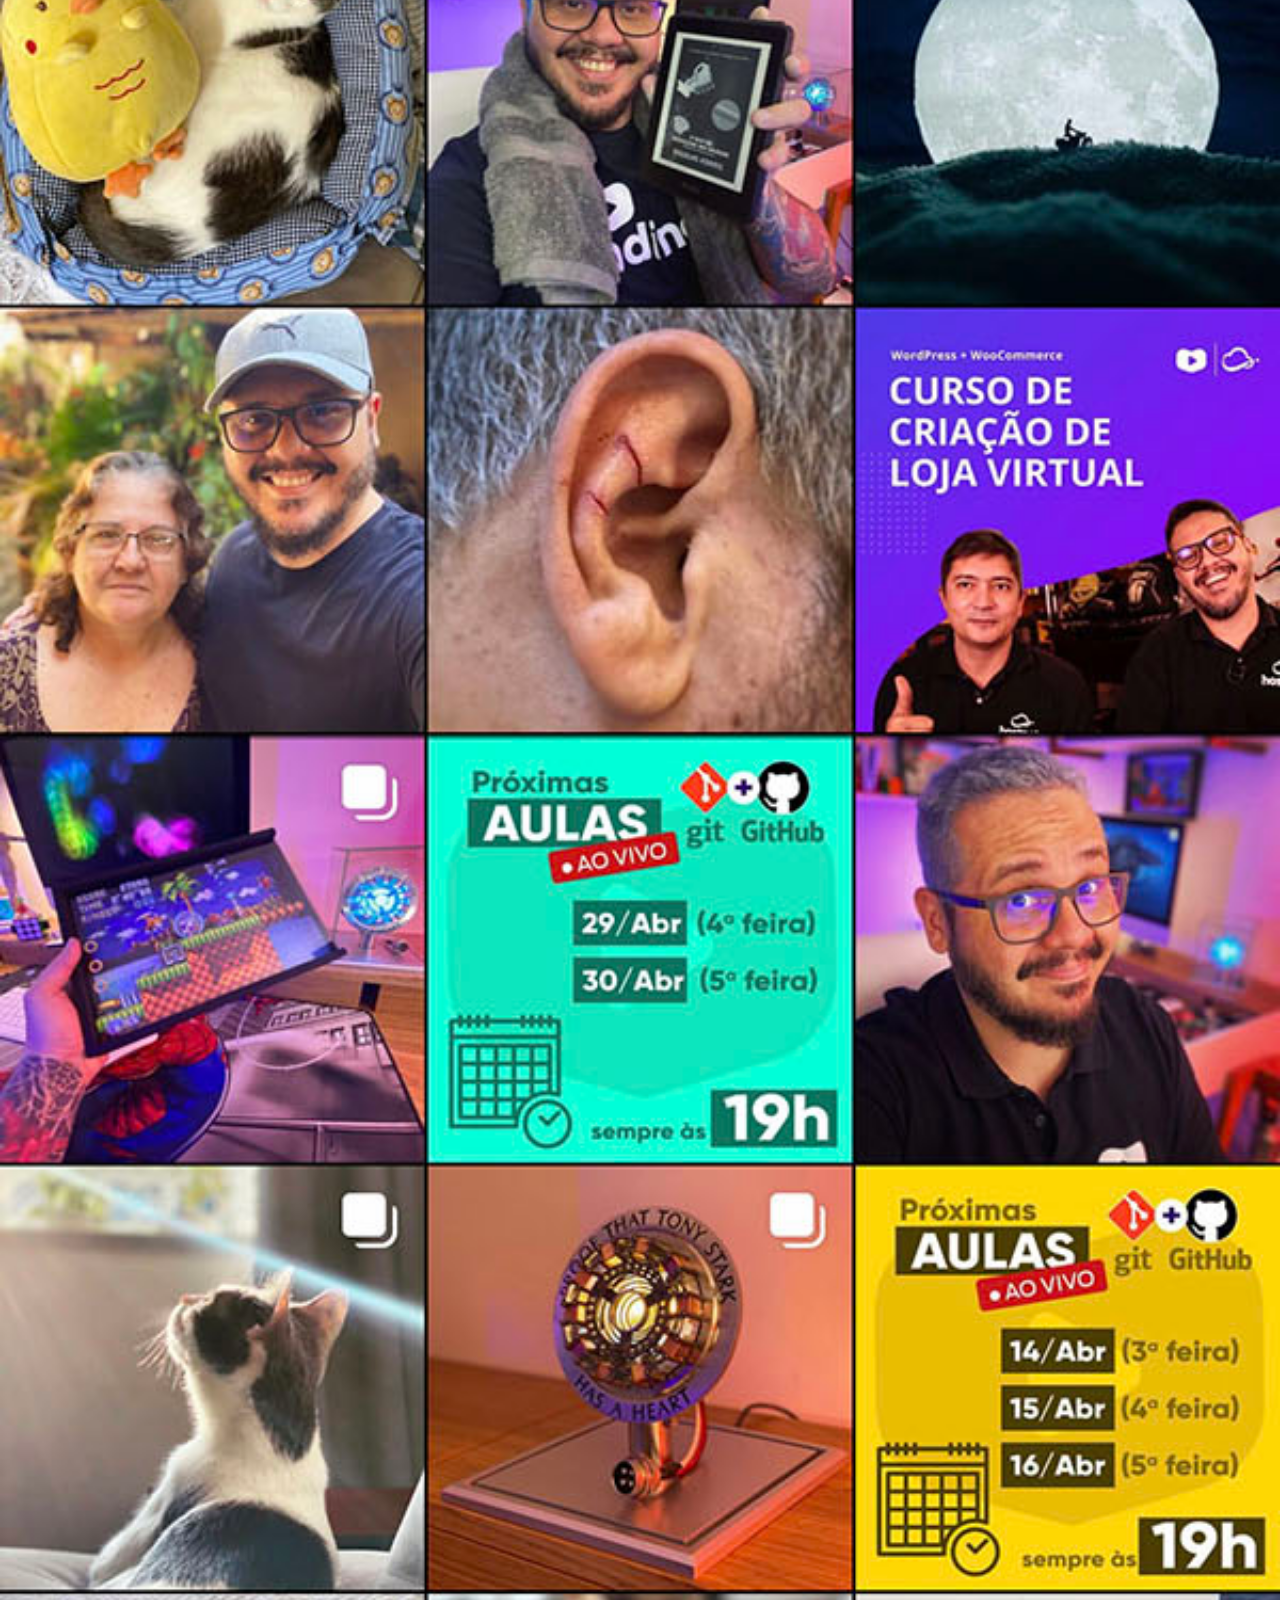
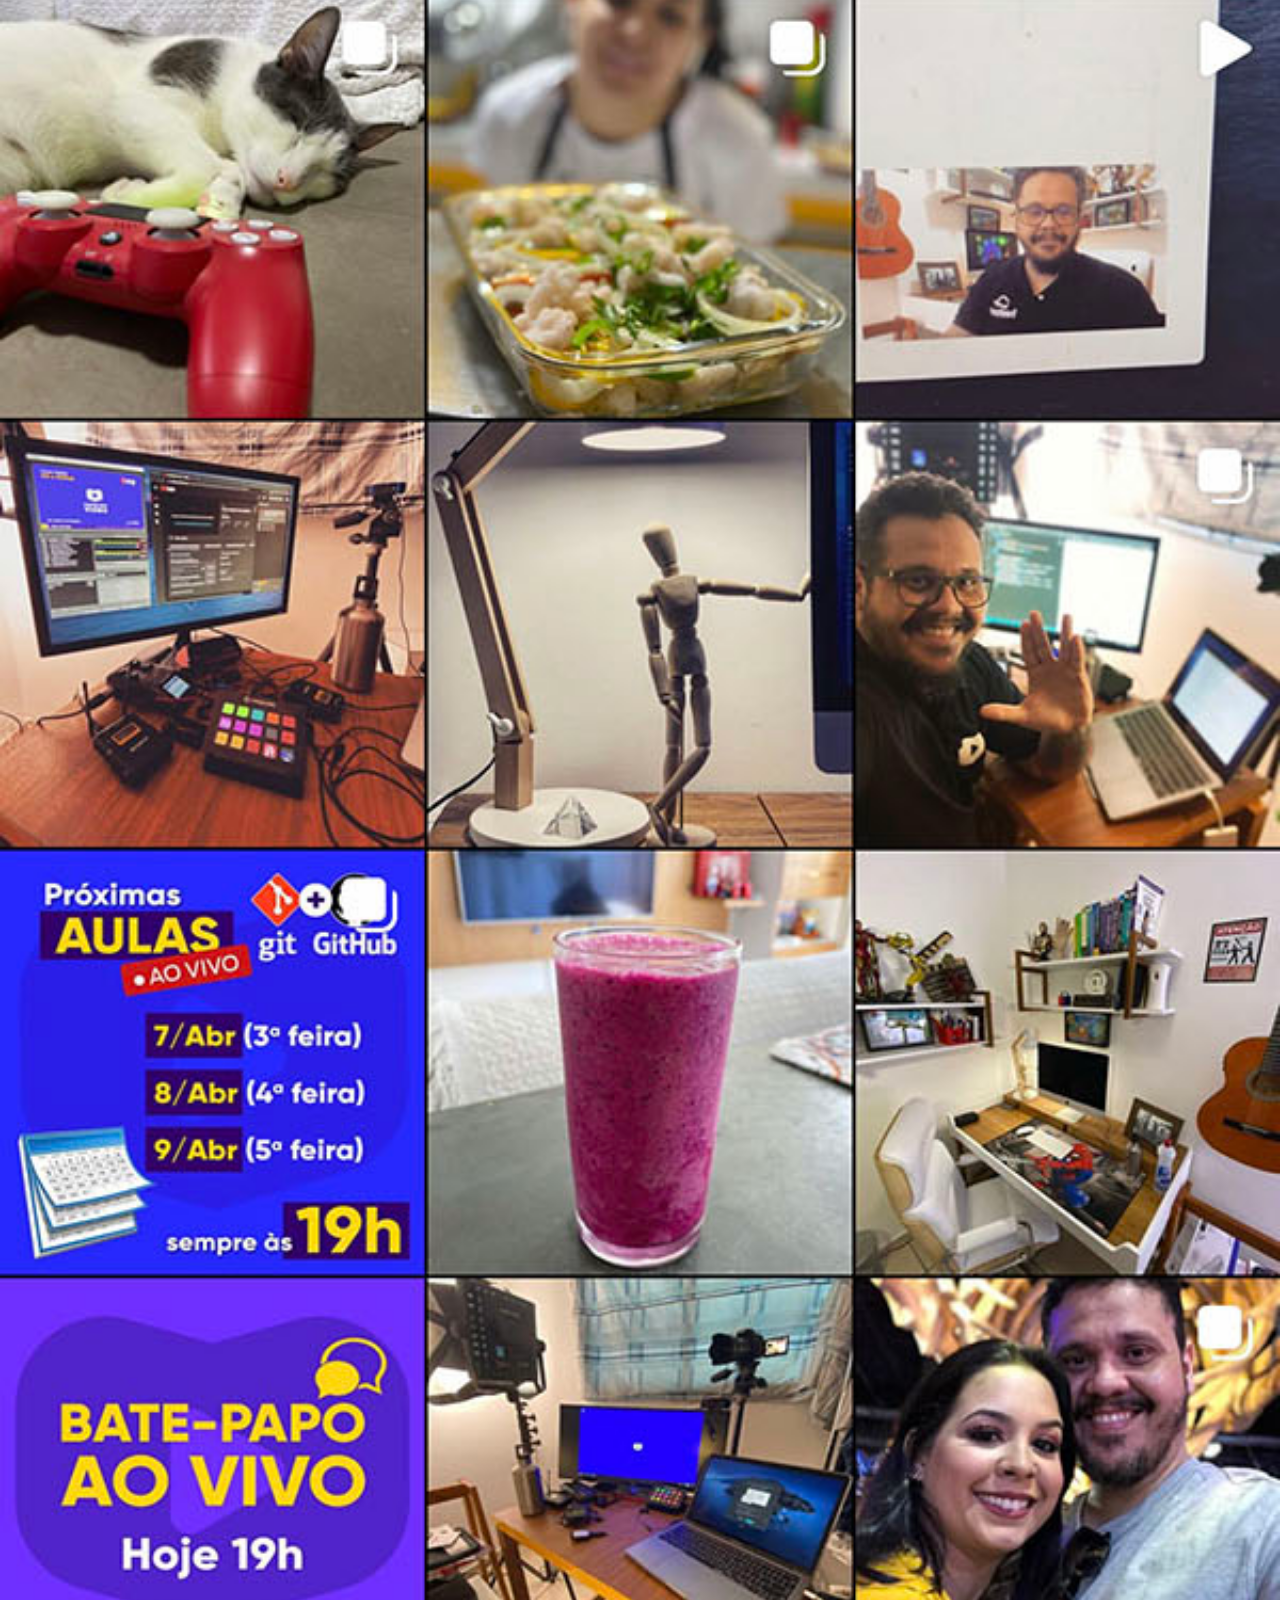
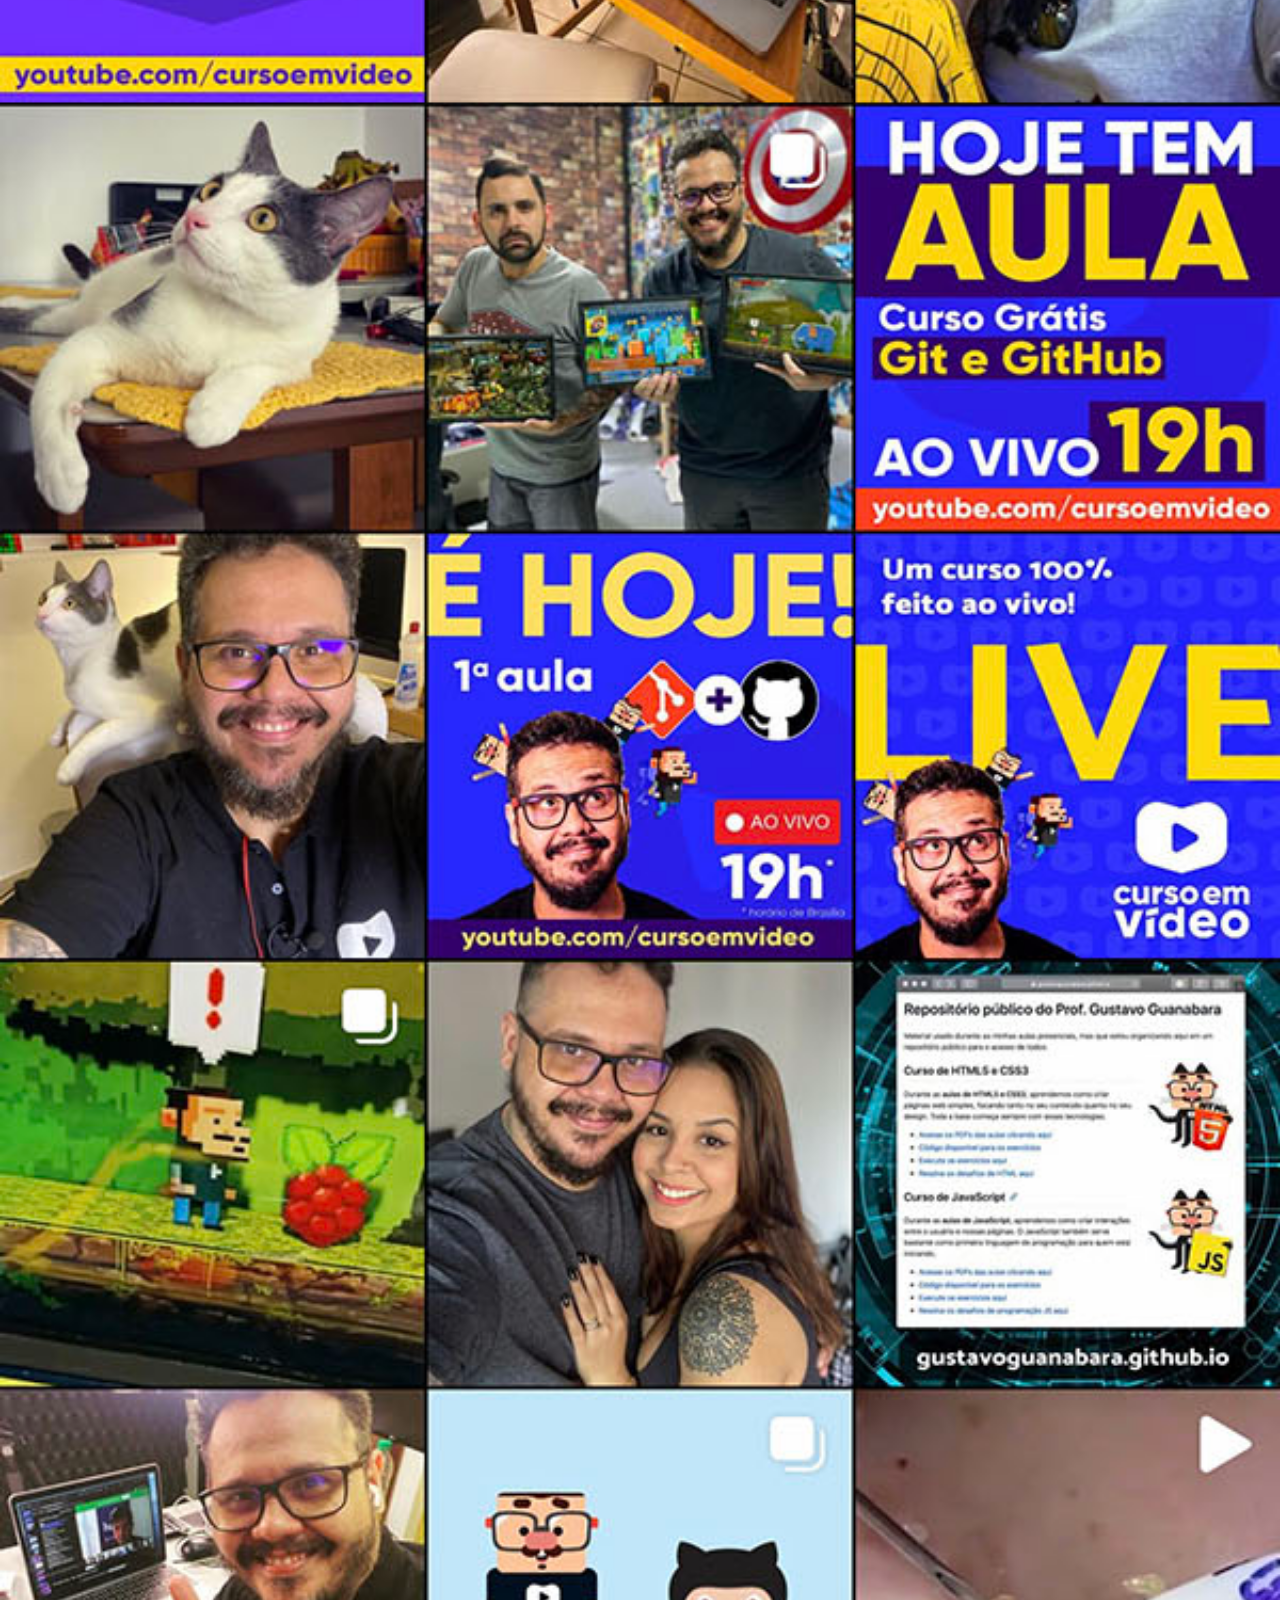
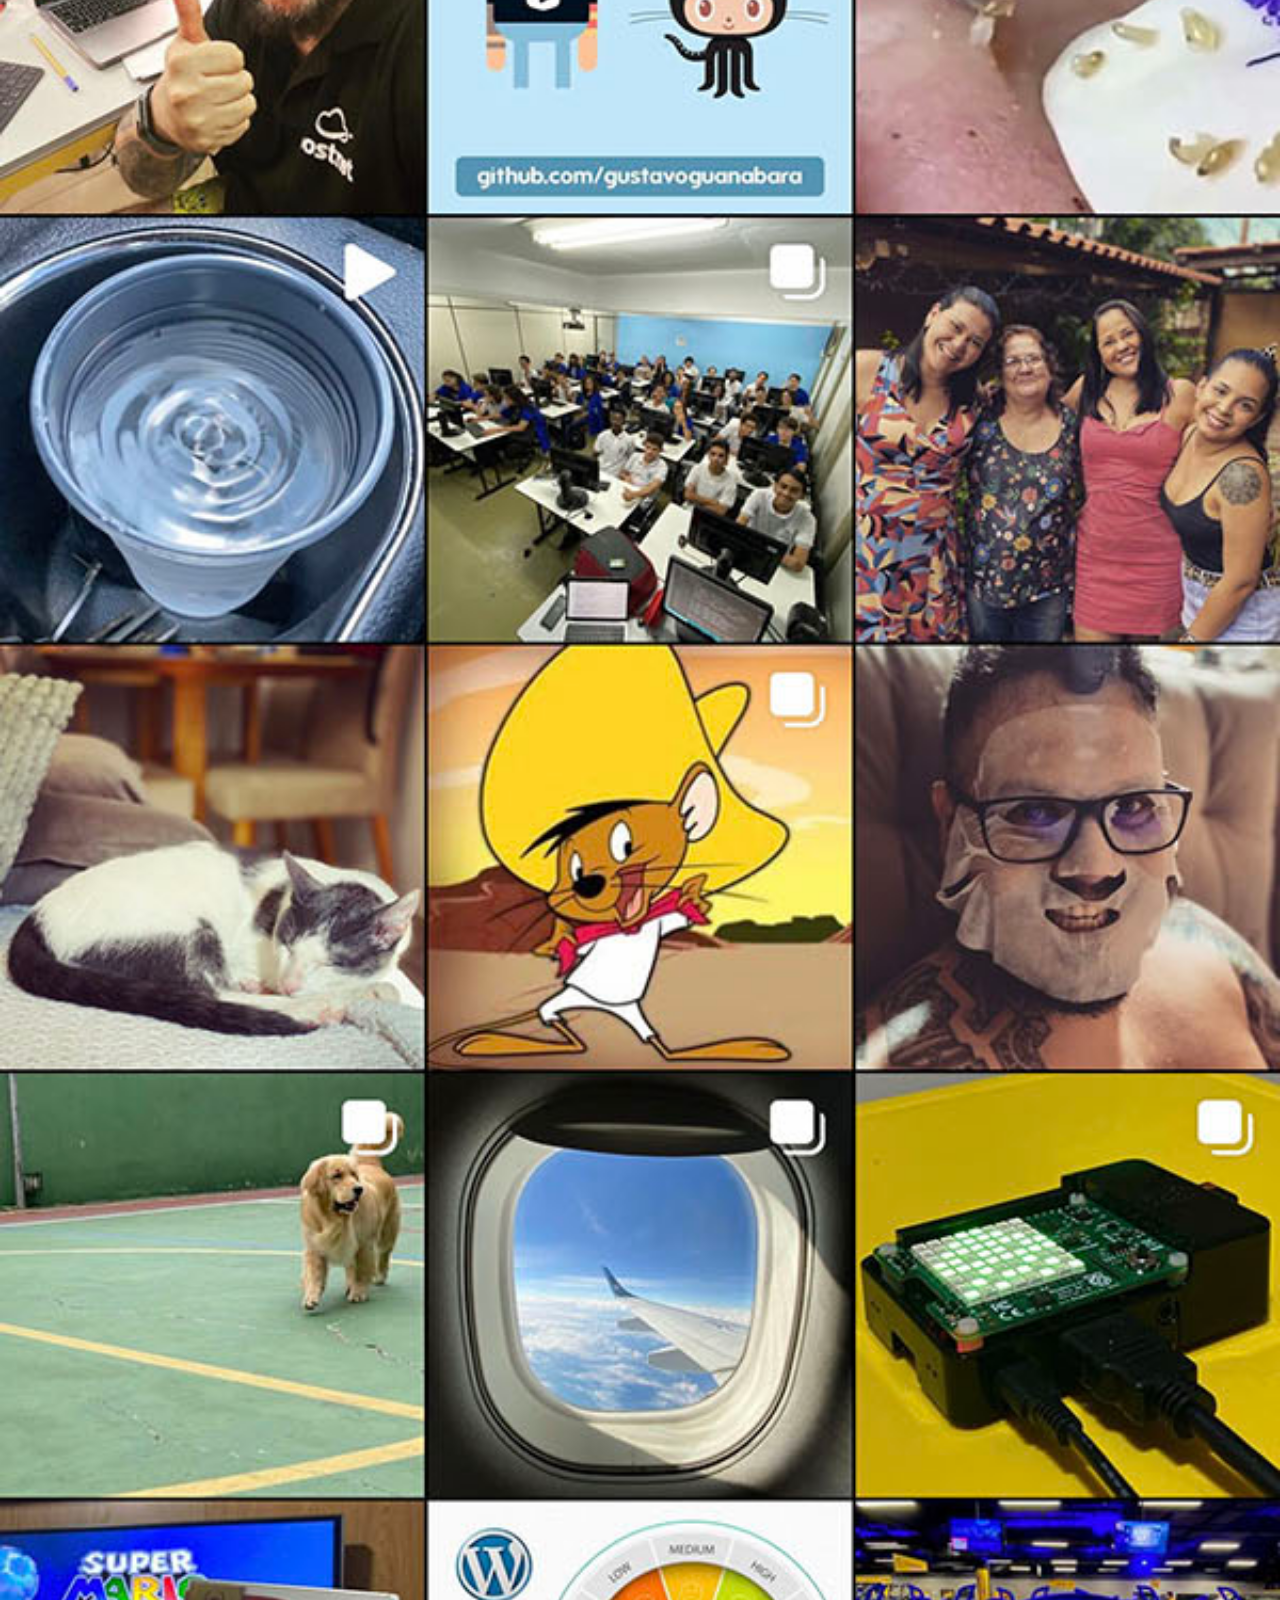
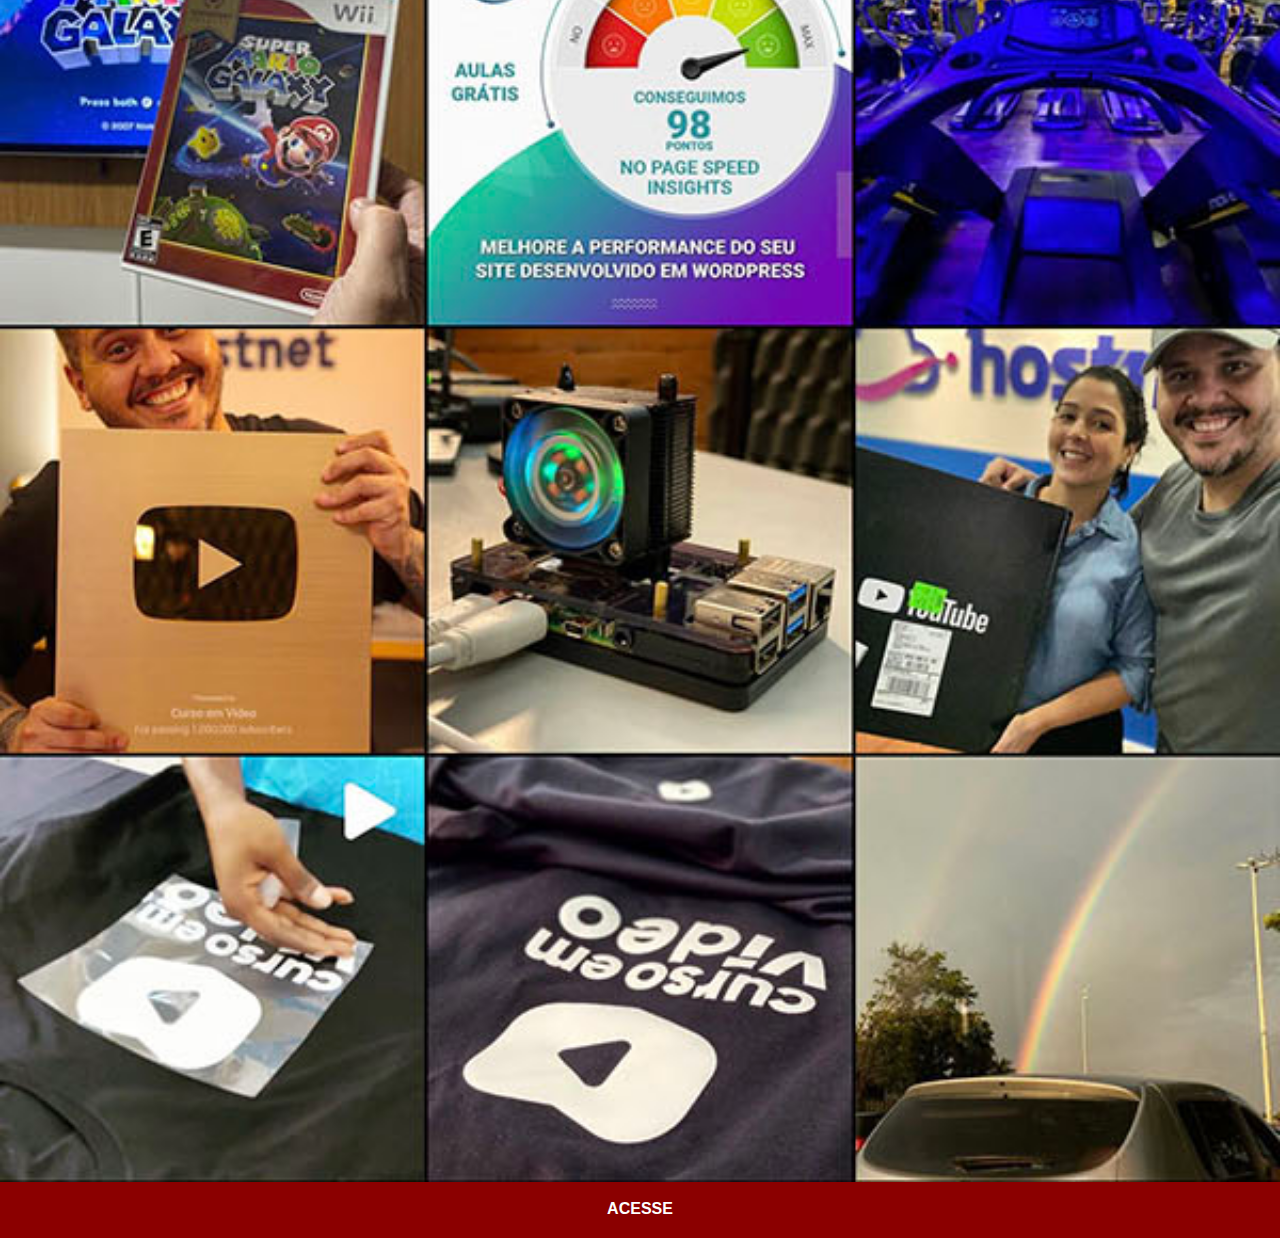
<file: instagram.html>
<!DOCTYPE html>
<html lang="pt-br">
<head>
    <meta charset="UTF-8">
    <meta name="viewport" content="width=device-width, initial-scale=1.0">
    <title>Instagram</title>
    <link rel="stylesheet" href="css/botoes.css">
</head>
<body>
    <img src="imagens/tela-instagram.jpg" alt="Instagram">
    <a href="#">ACESSE</a>
</body>
</html>
</file>
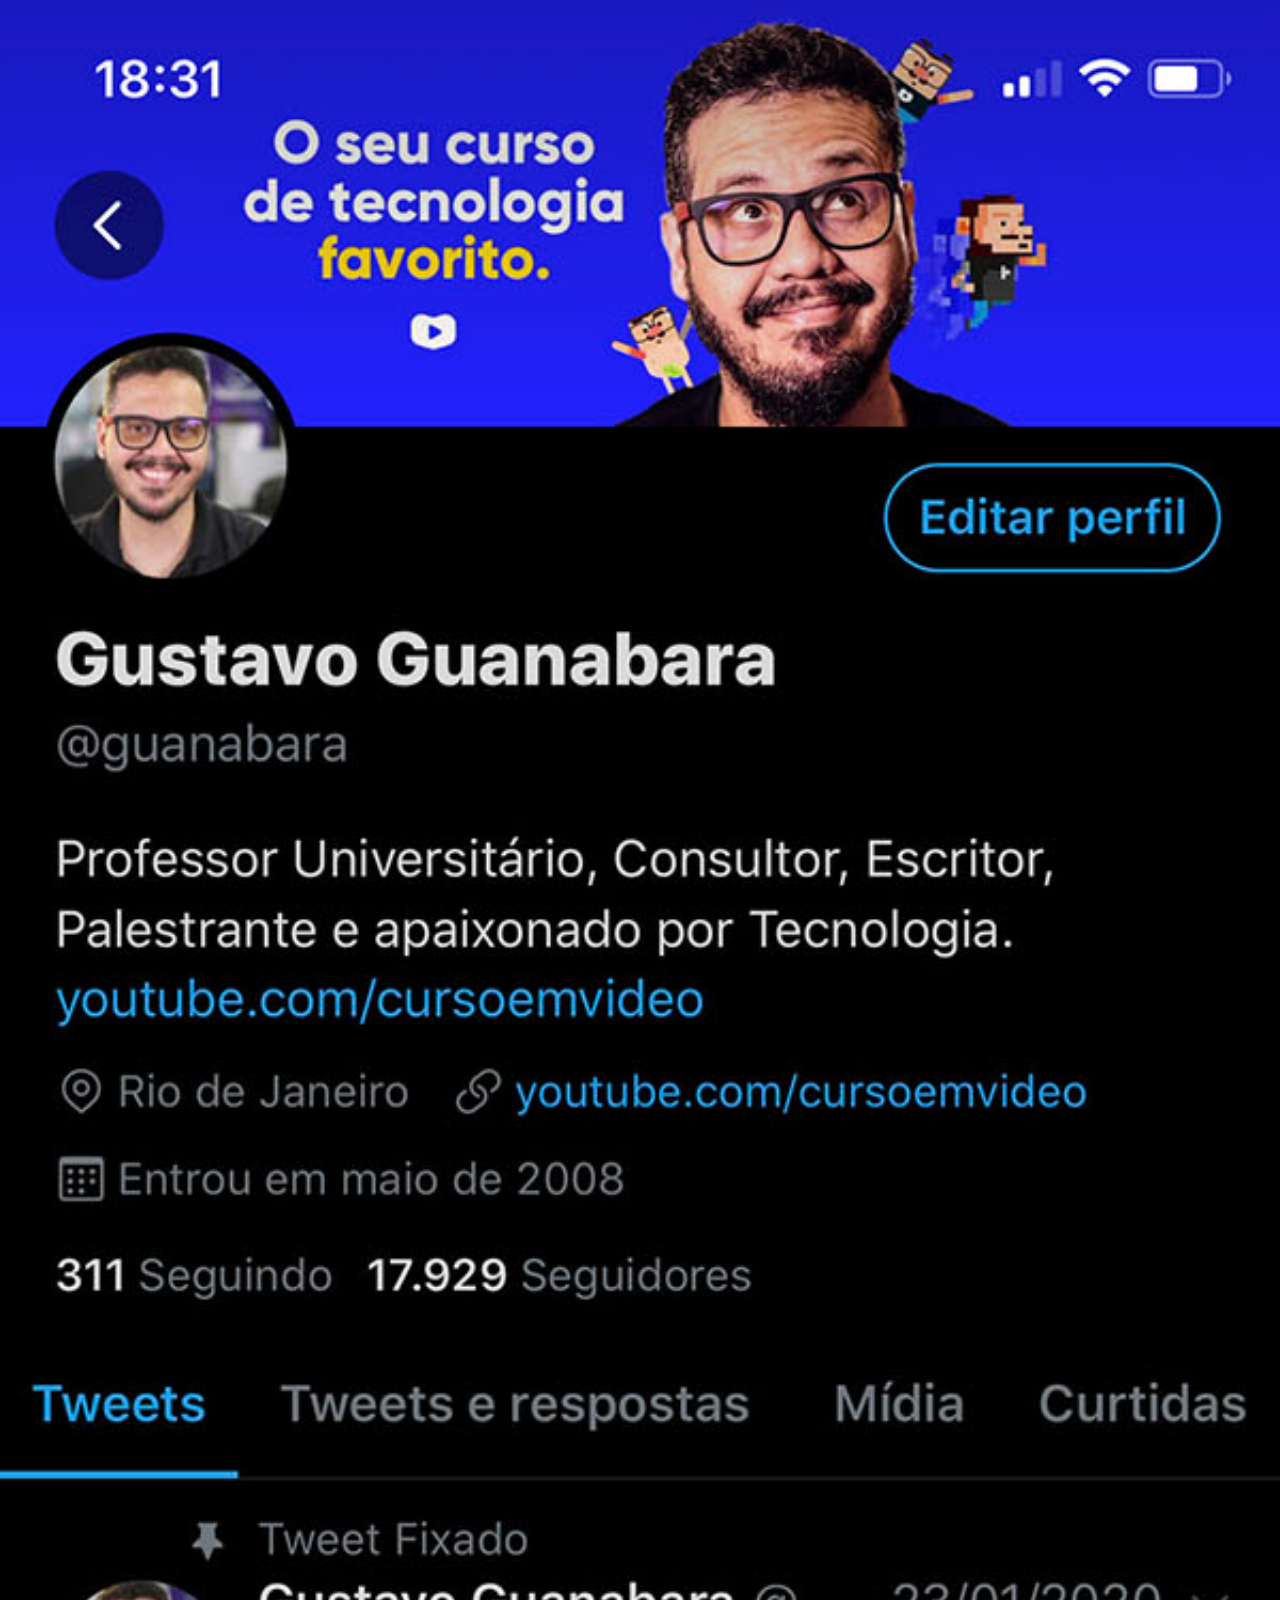
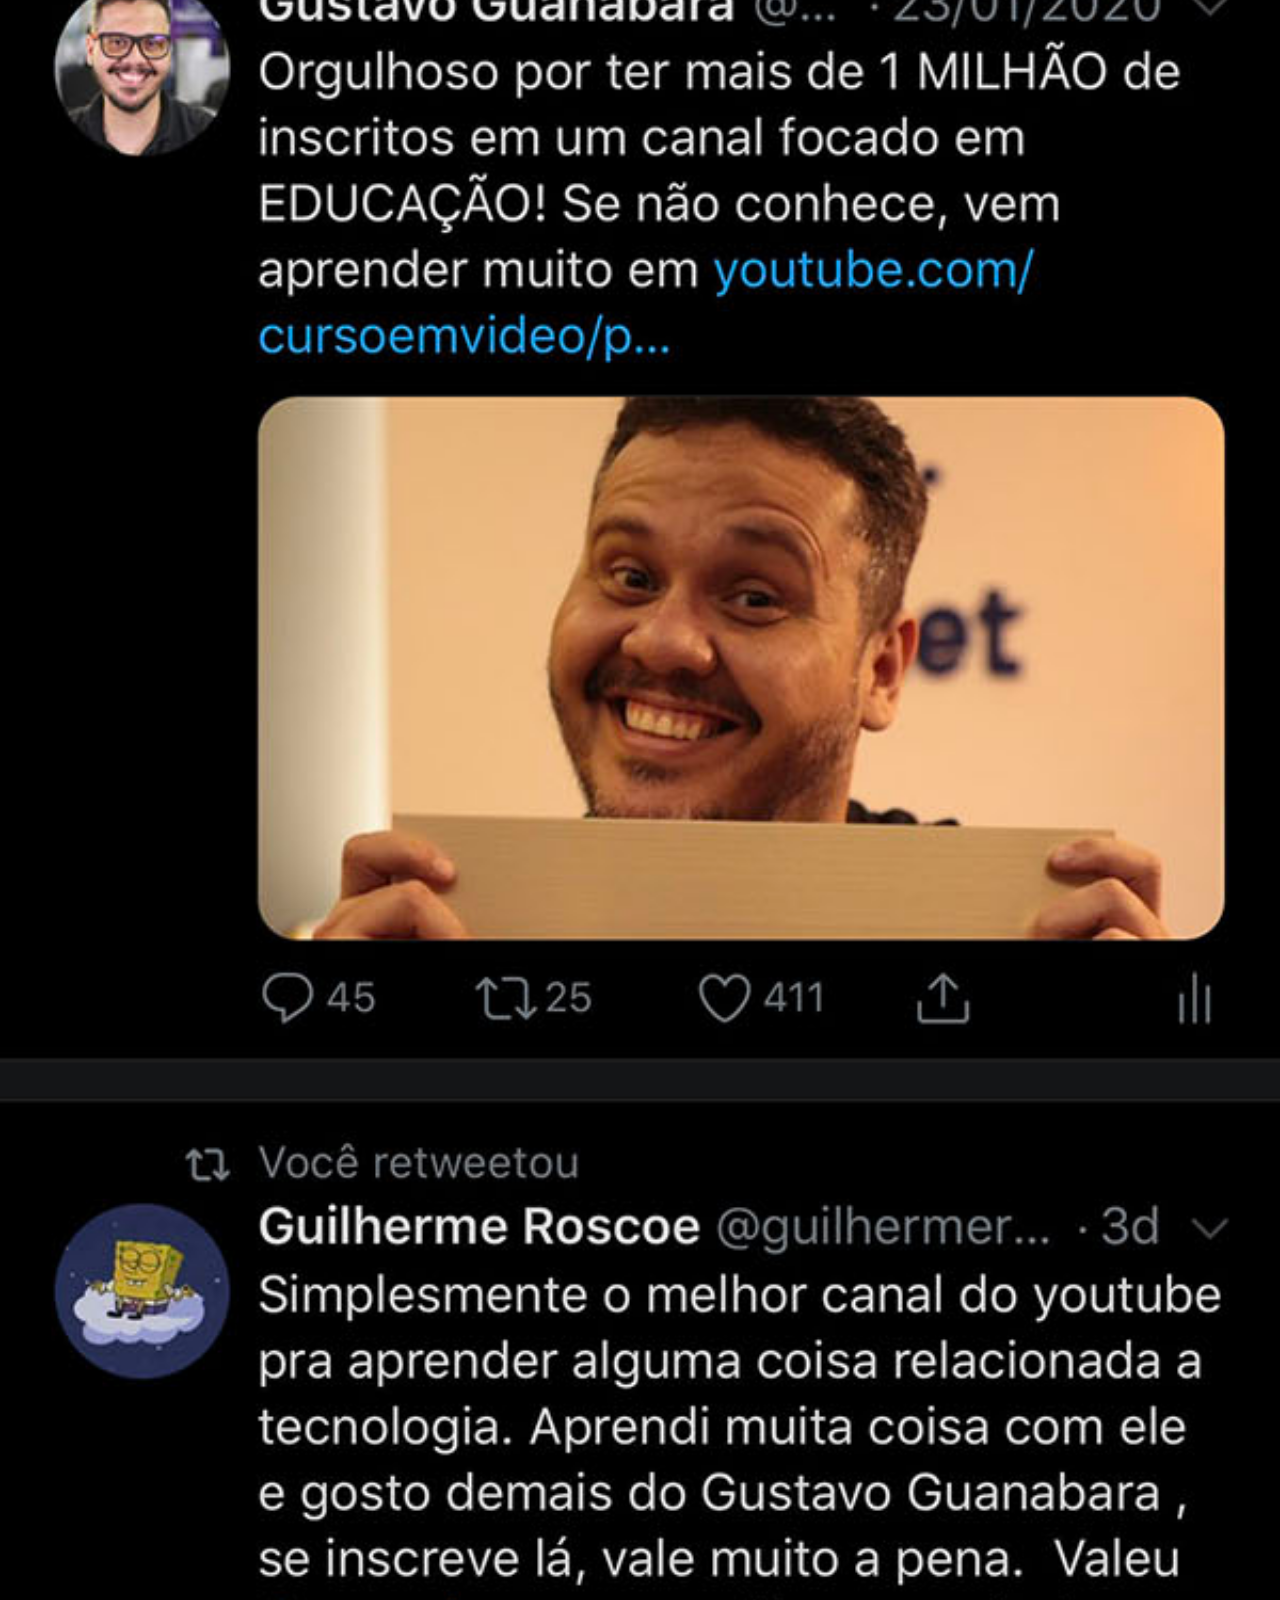
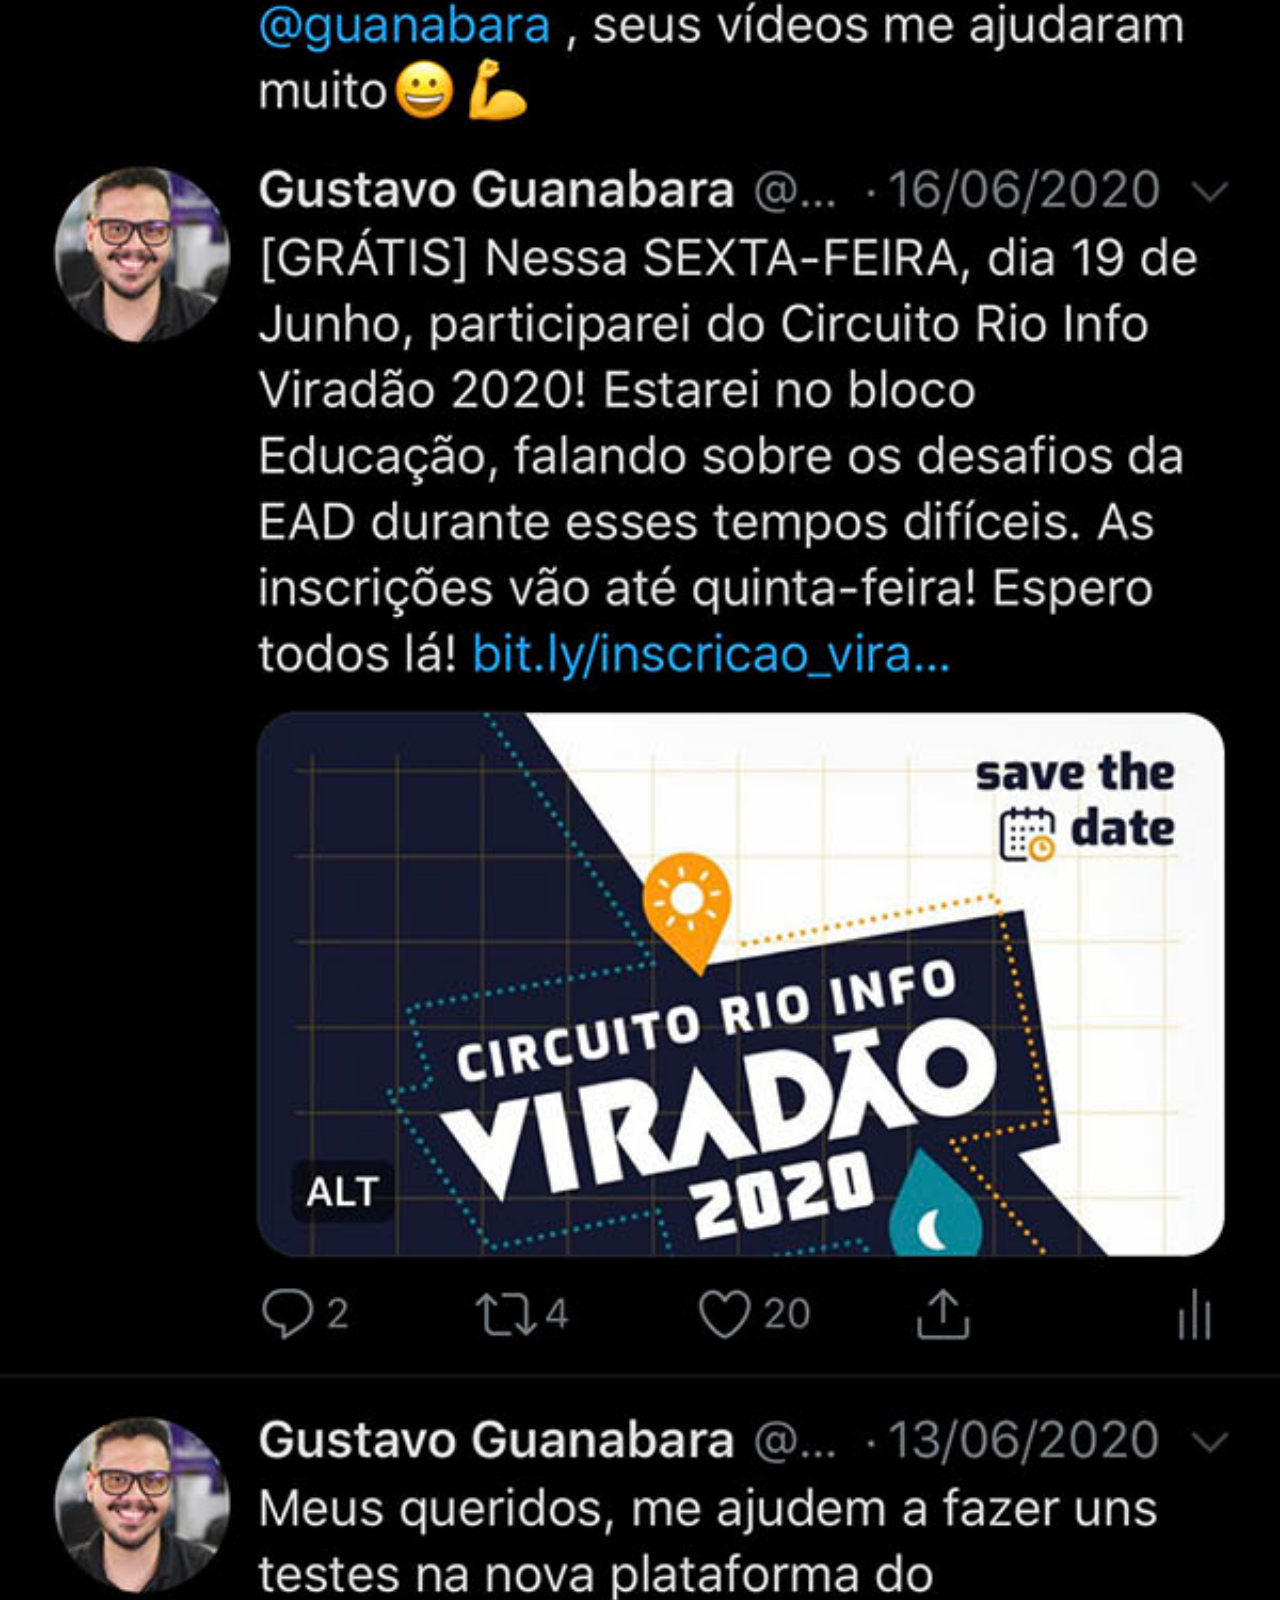
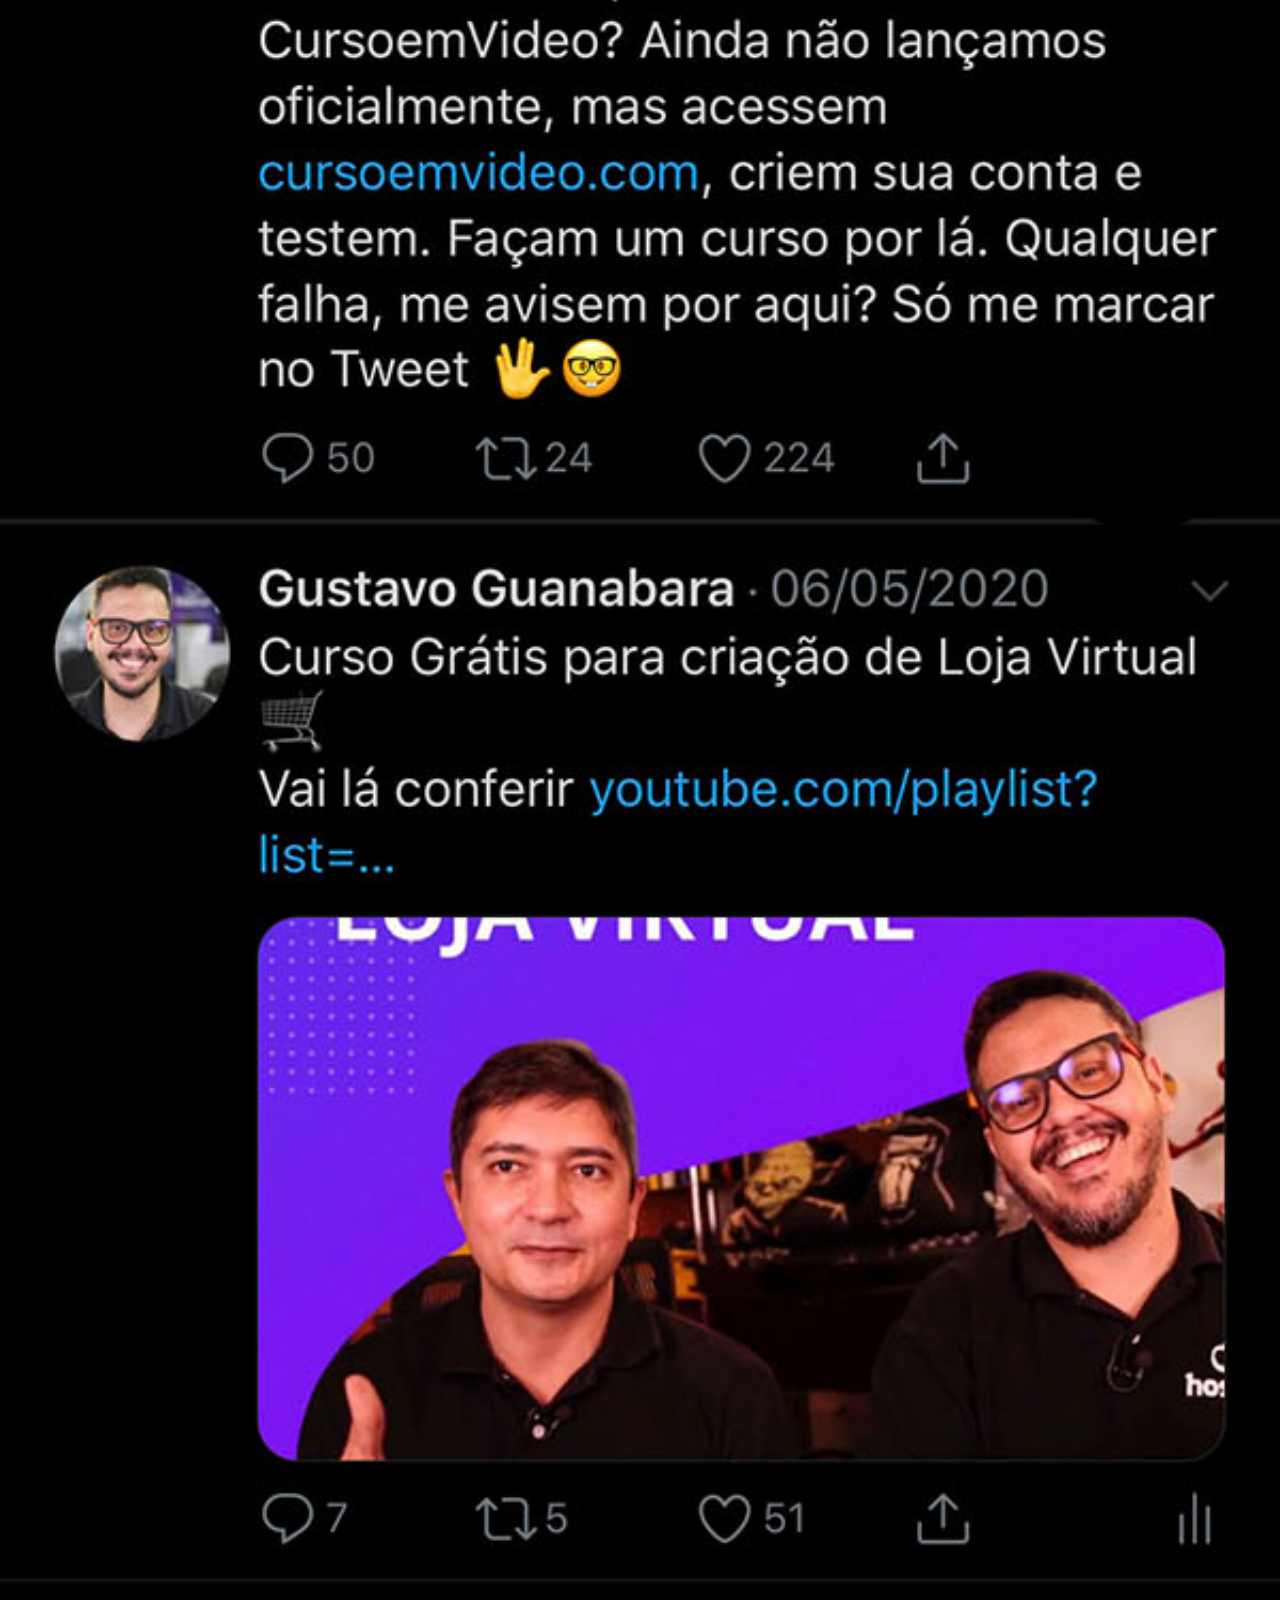
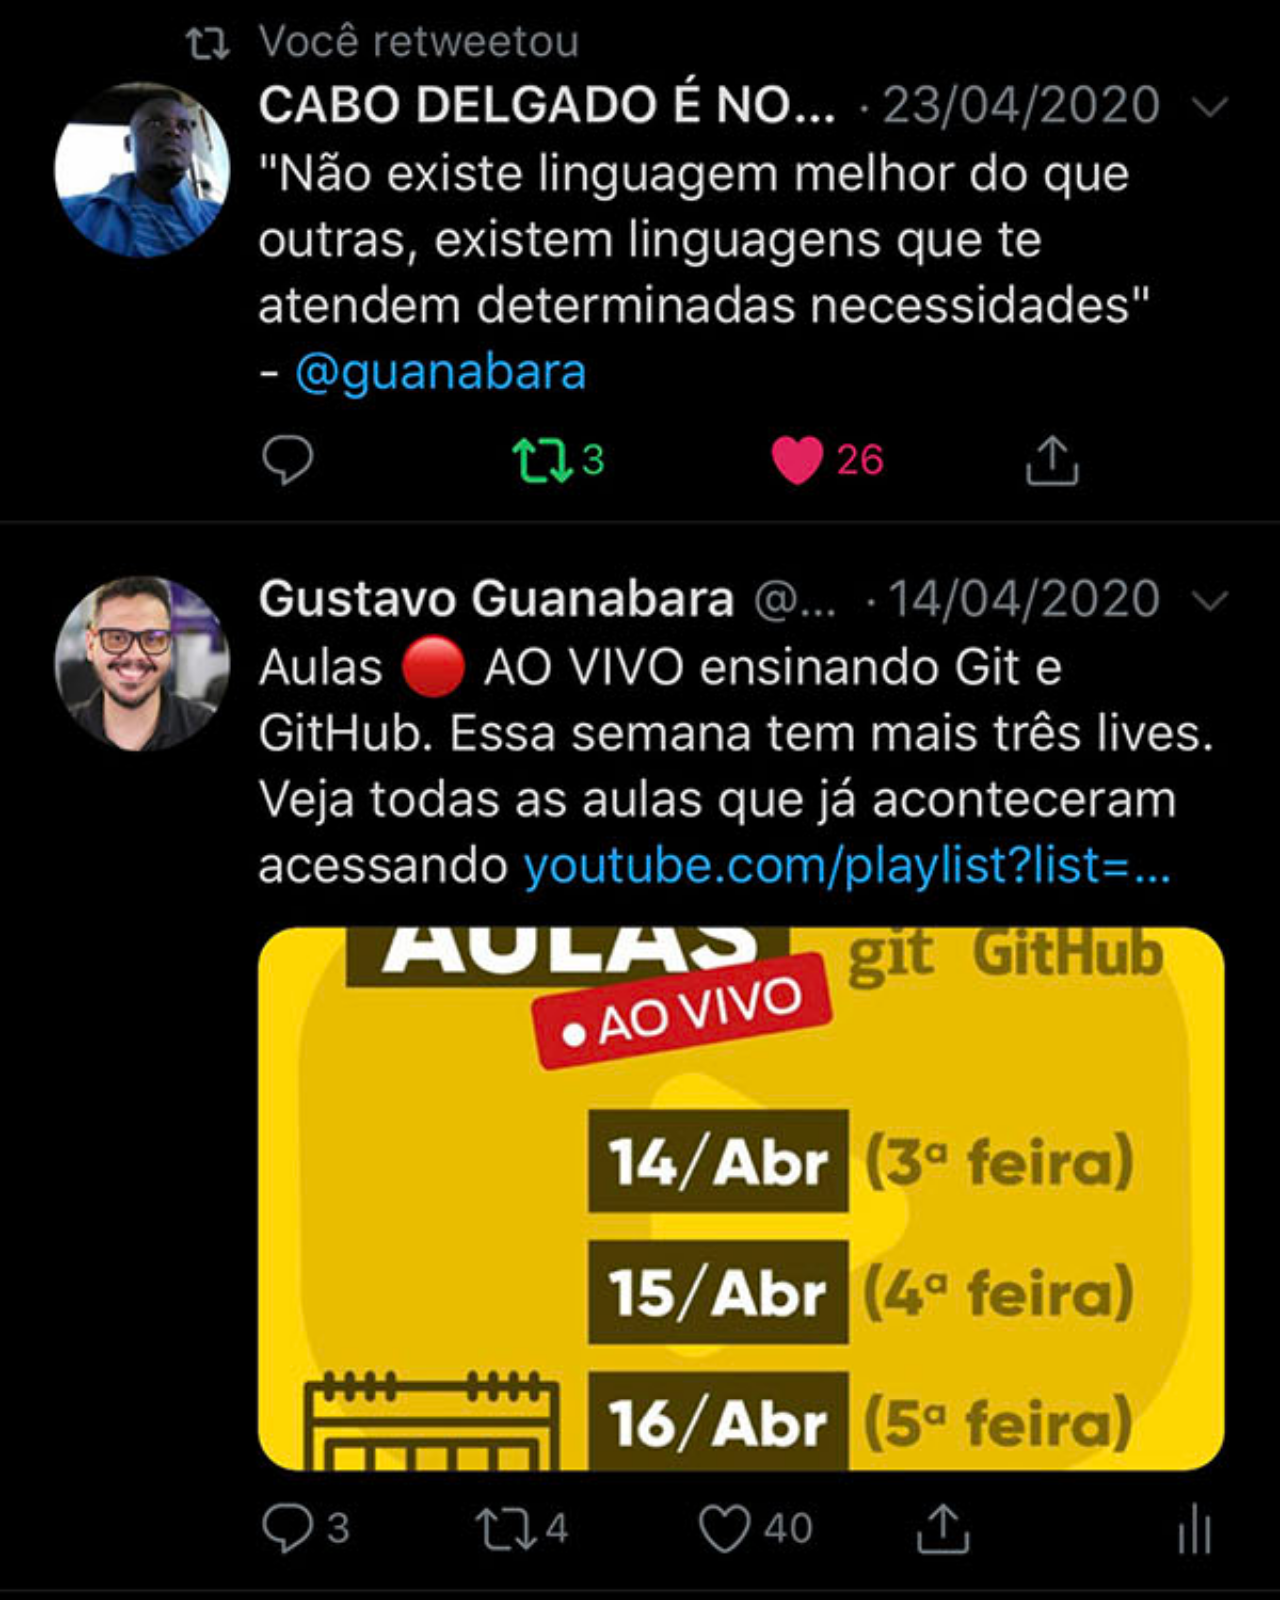
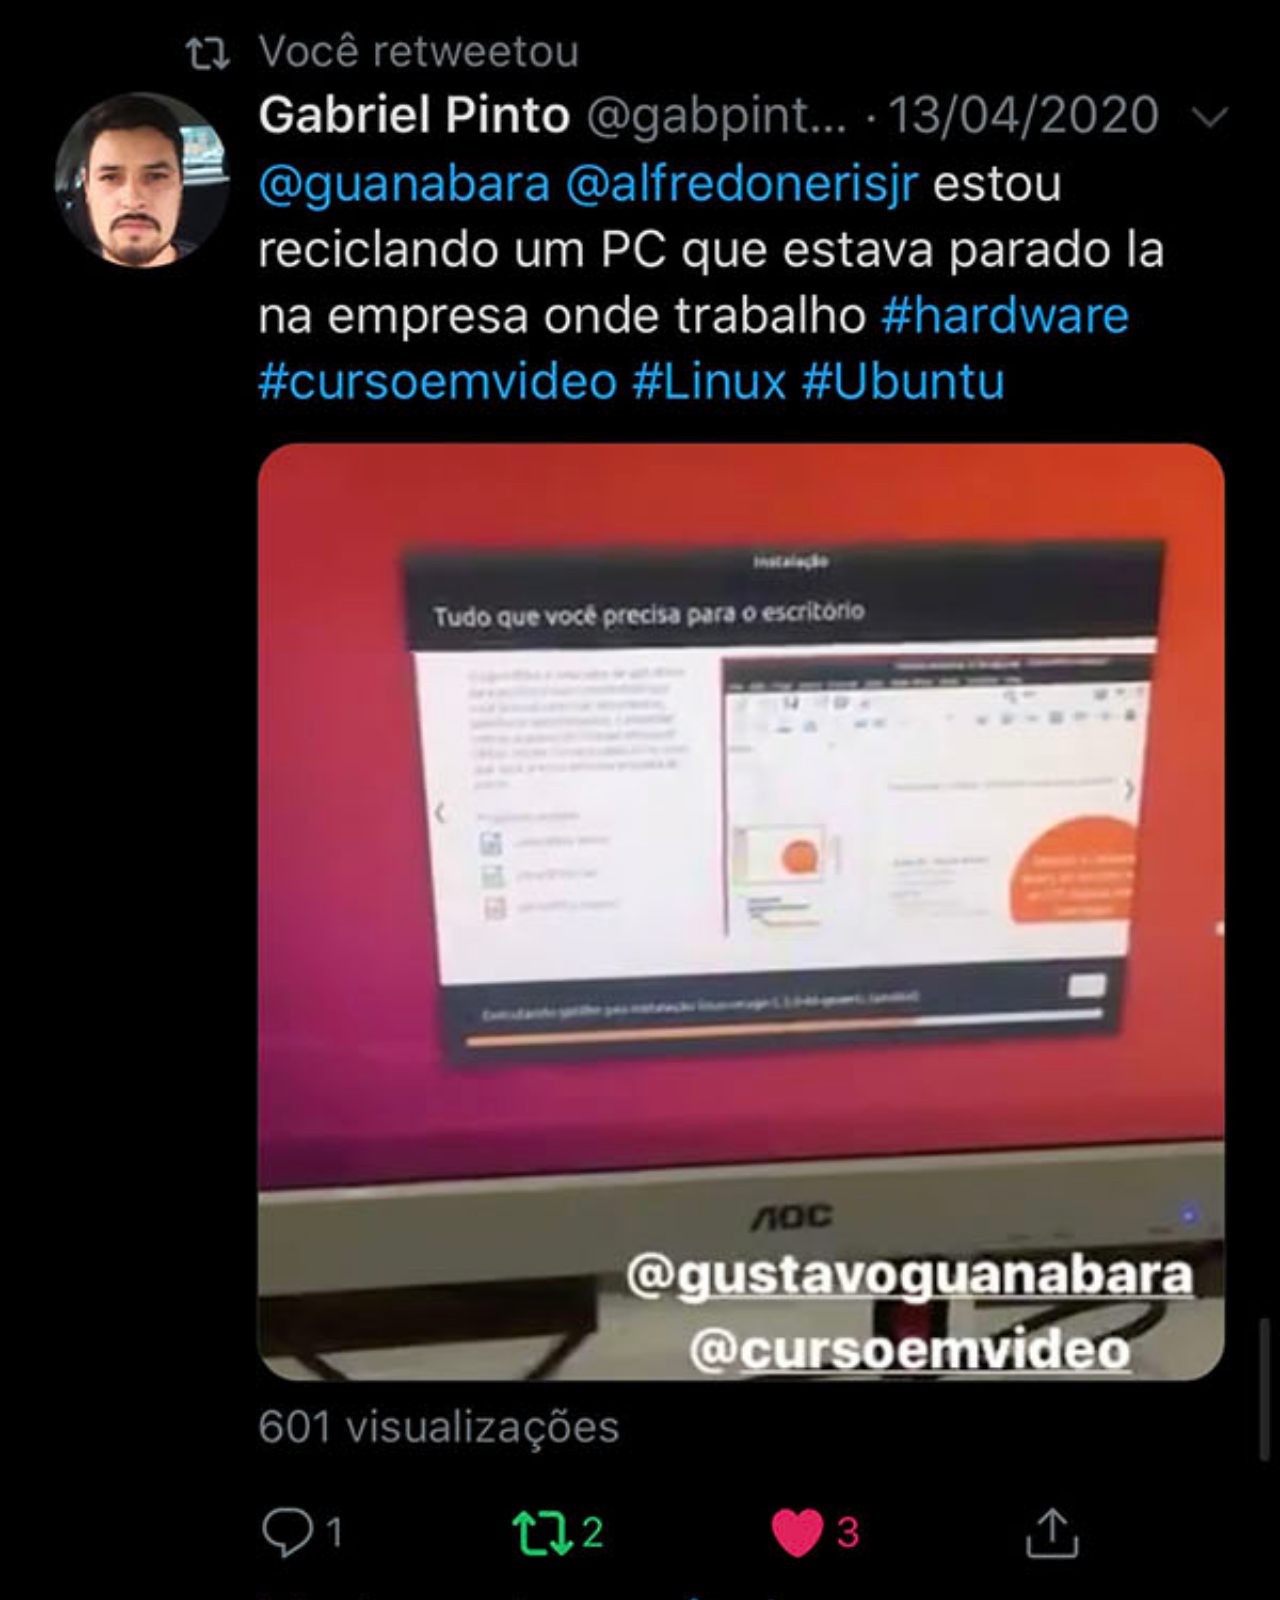
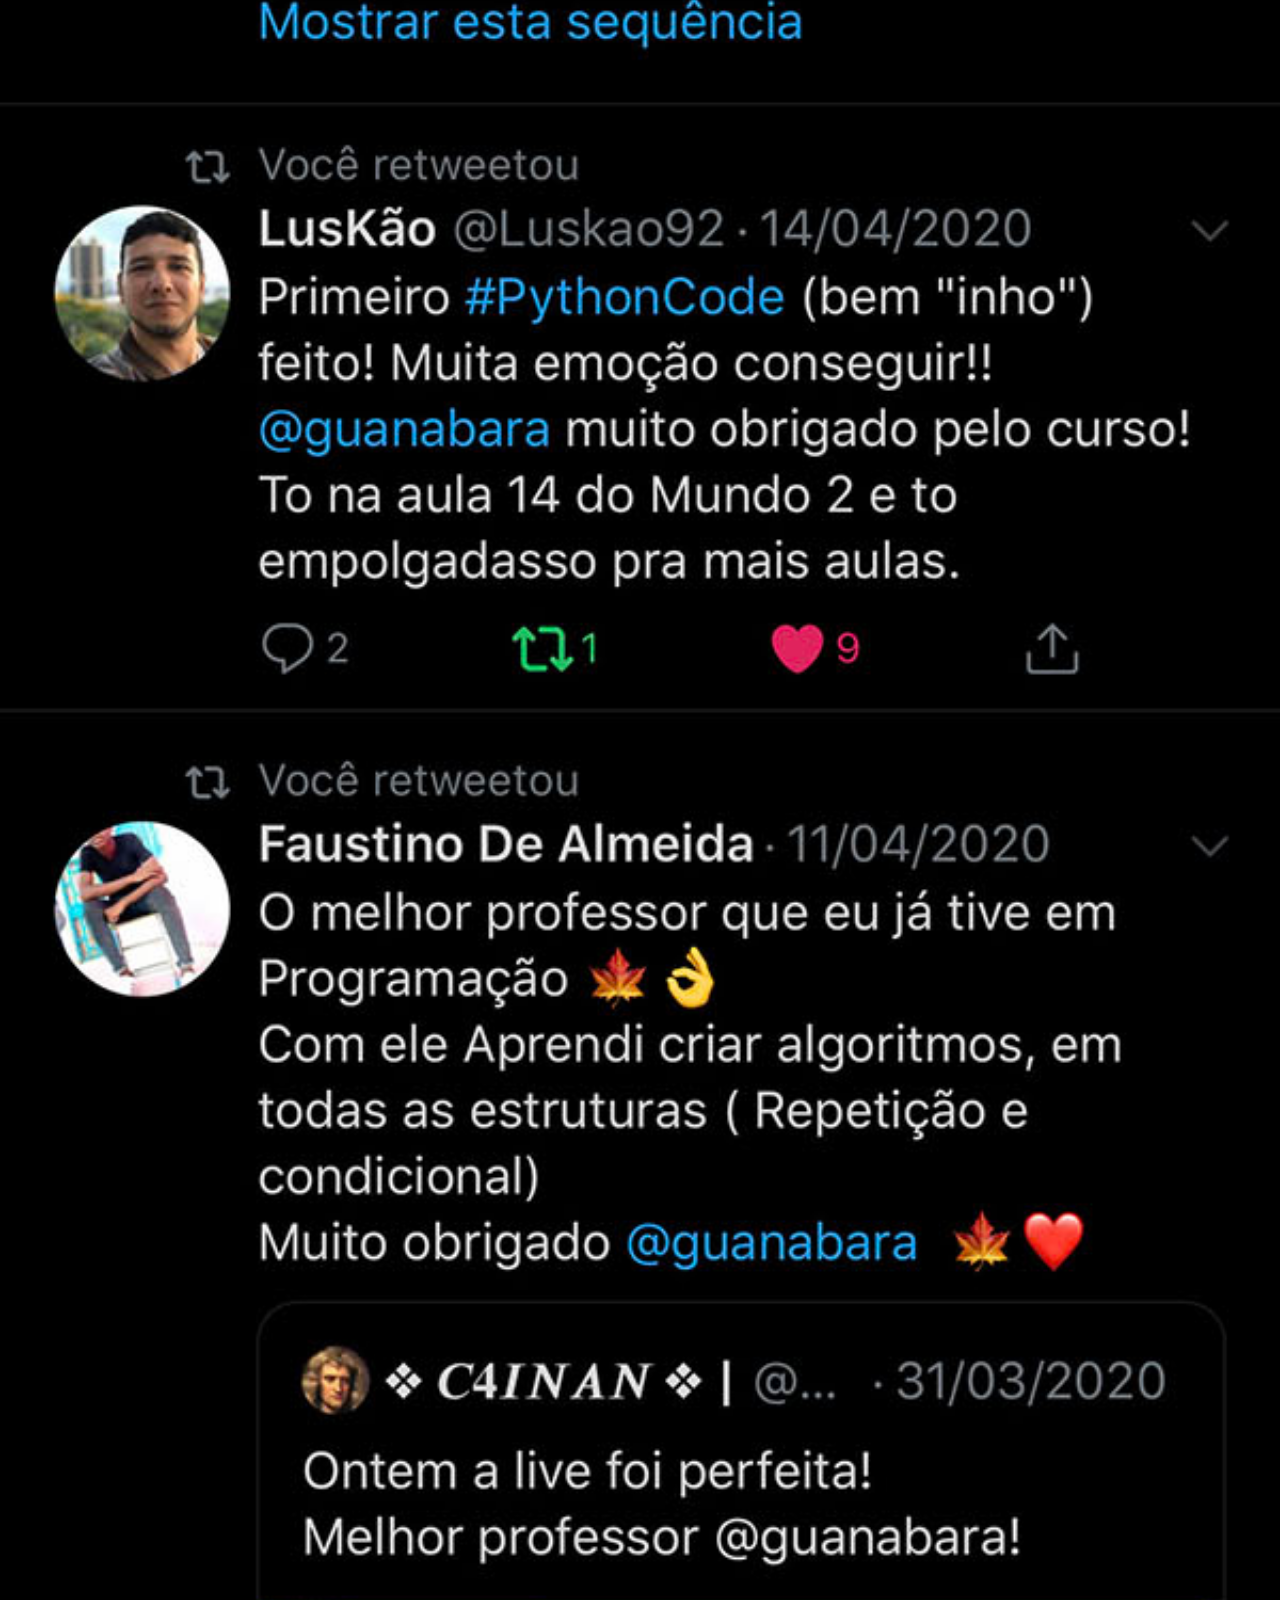
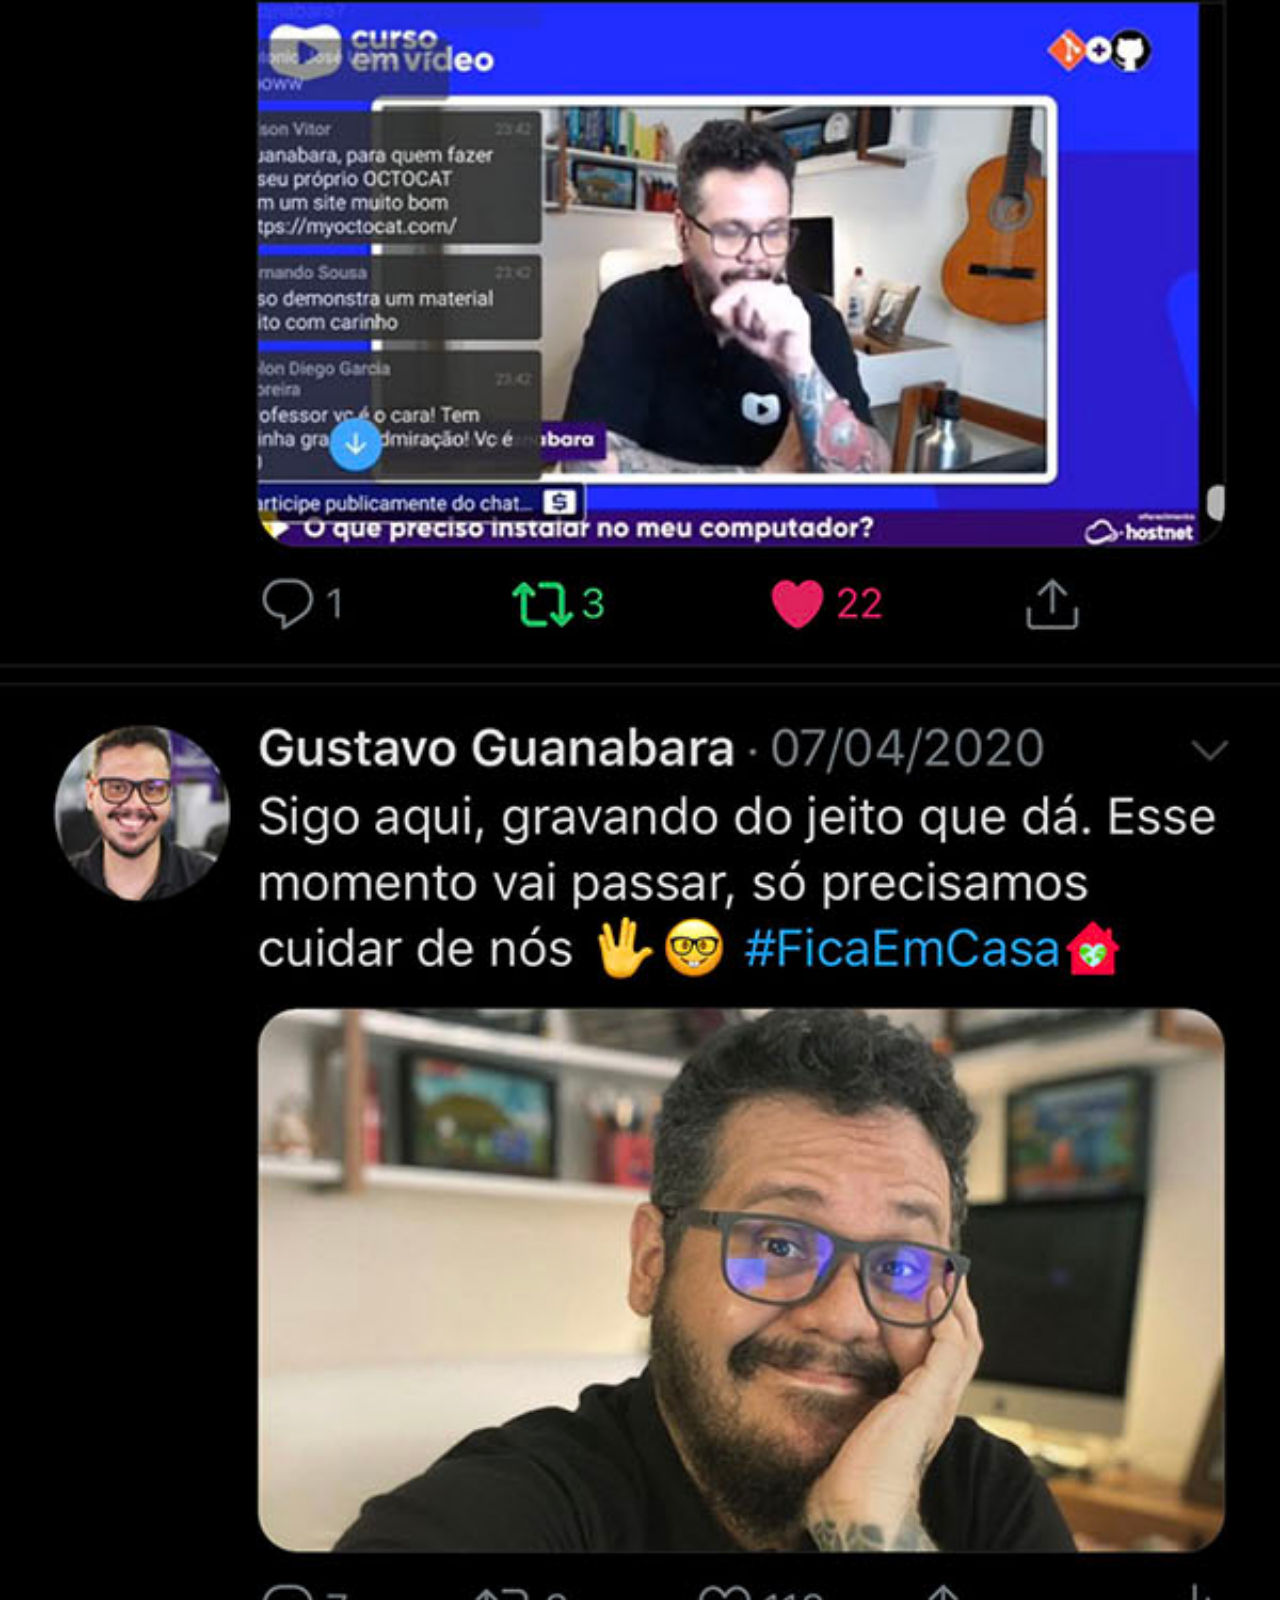
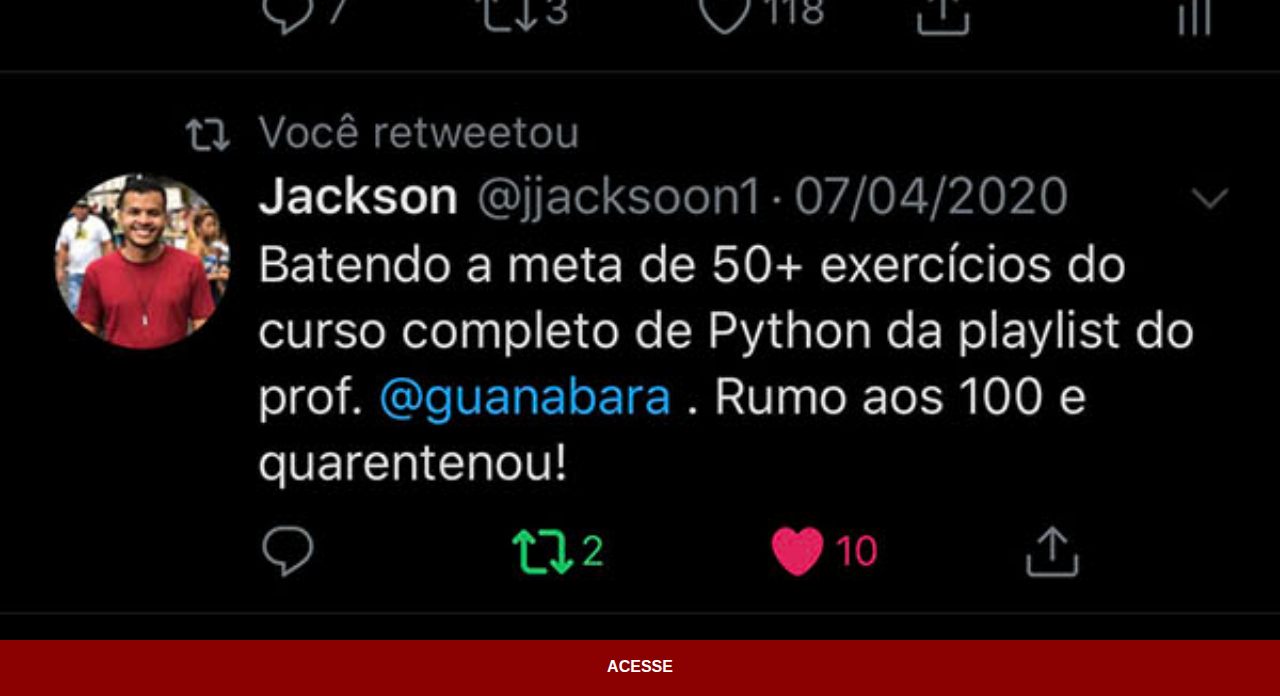
<file: twitter.html>
<!DOCTYPE html>
<html lang="pt-br">
<head>
    <meta charset="UTF-8">
    <meta name="viewport" content="width=device-width, initial-scale=1.0">
    <title>Twitter</title>
    <link rel="stylesheet" href="css/botoes.css">
</head>
<body>
    <img src="imagens/tela-twitter.jpg" alt="Twitter">
    <a href="#">ACESSE</a>
</body>
</html>
</file>
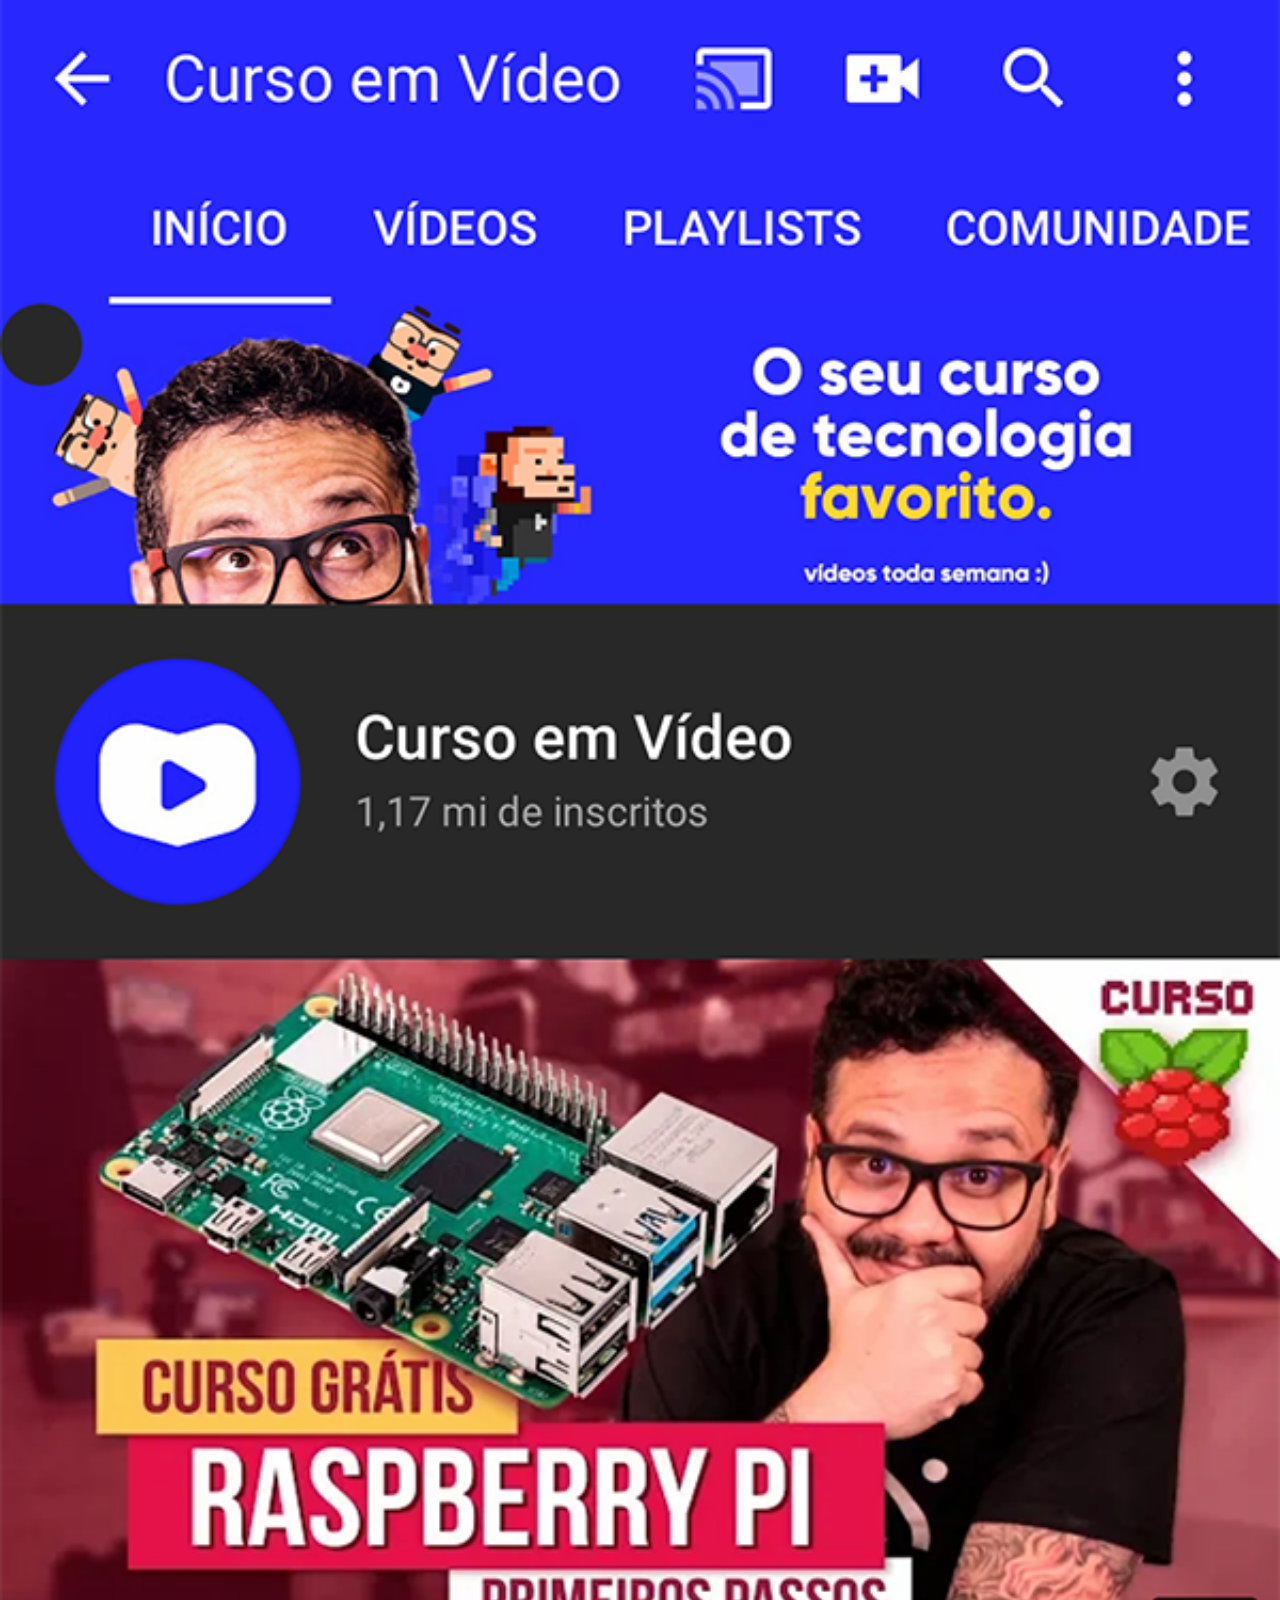
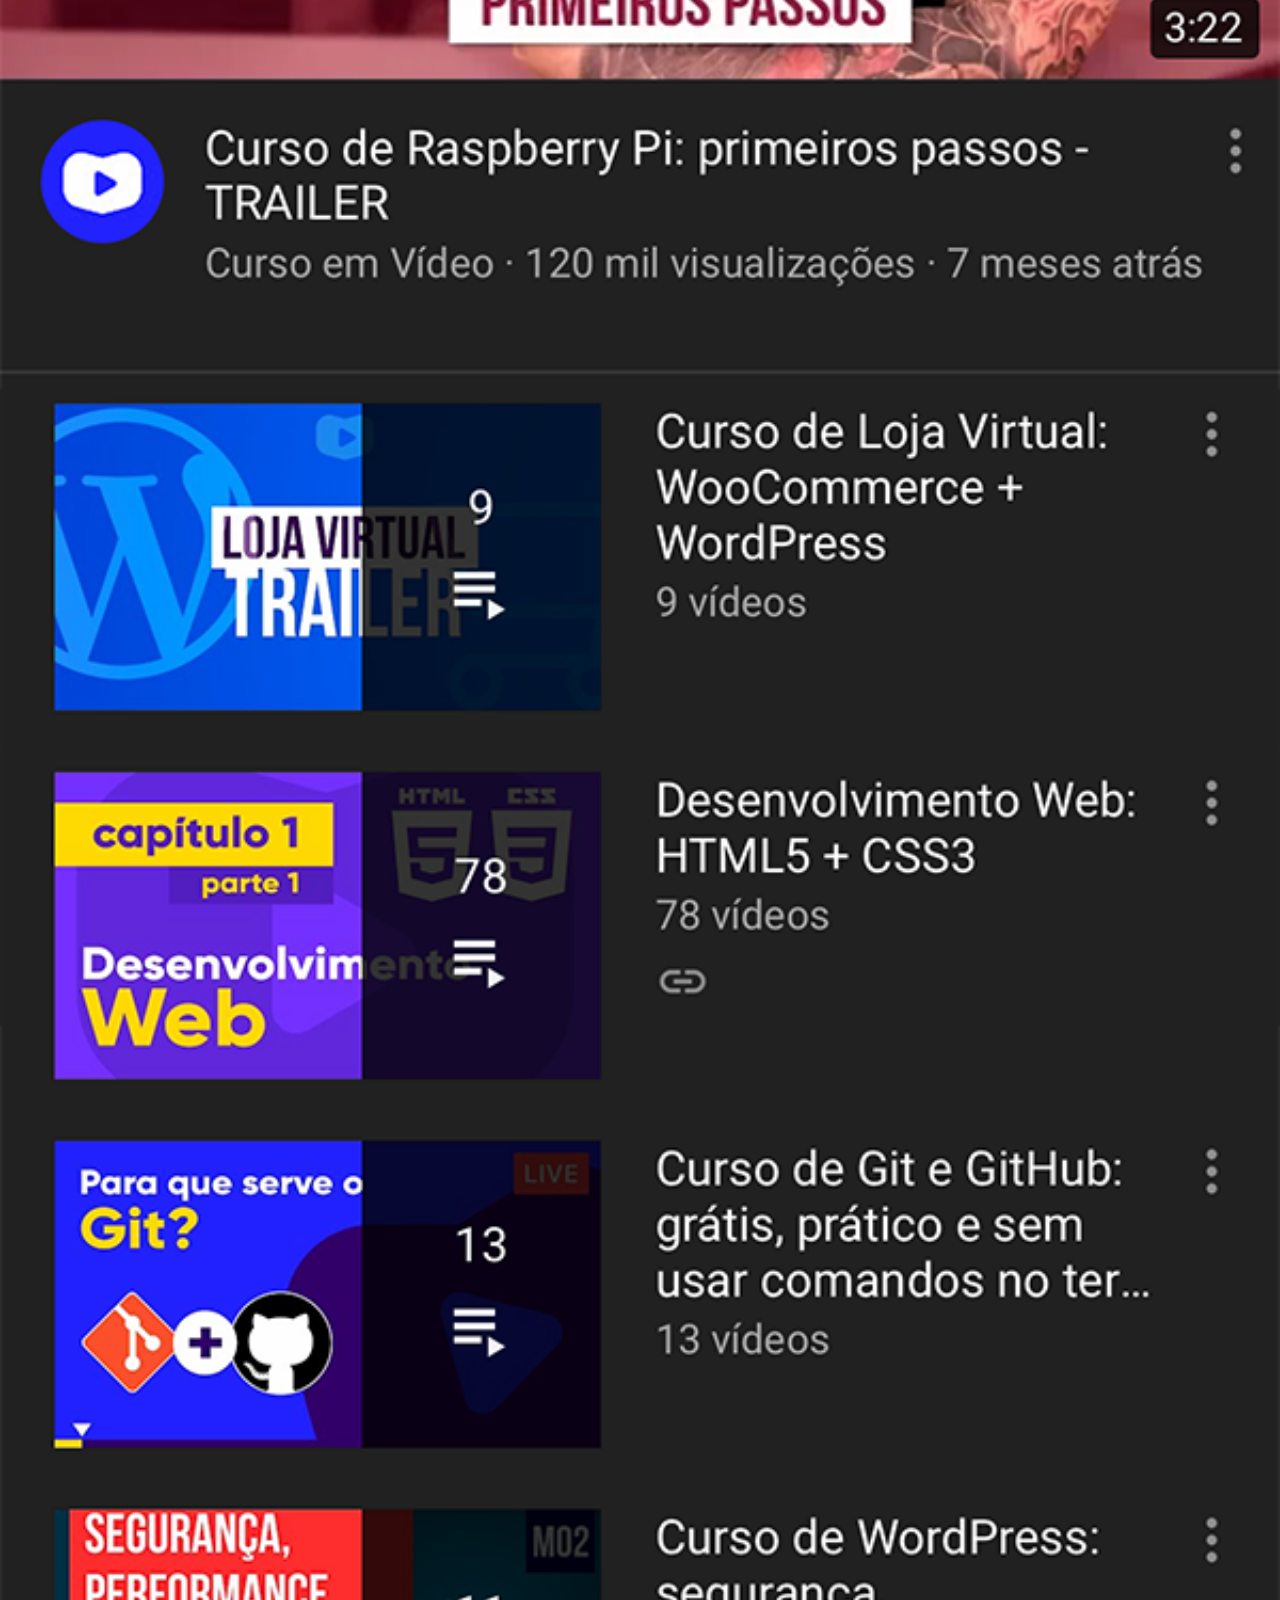
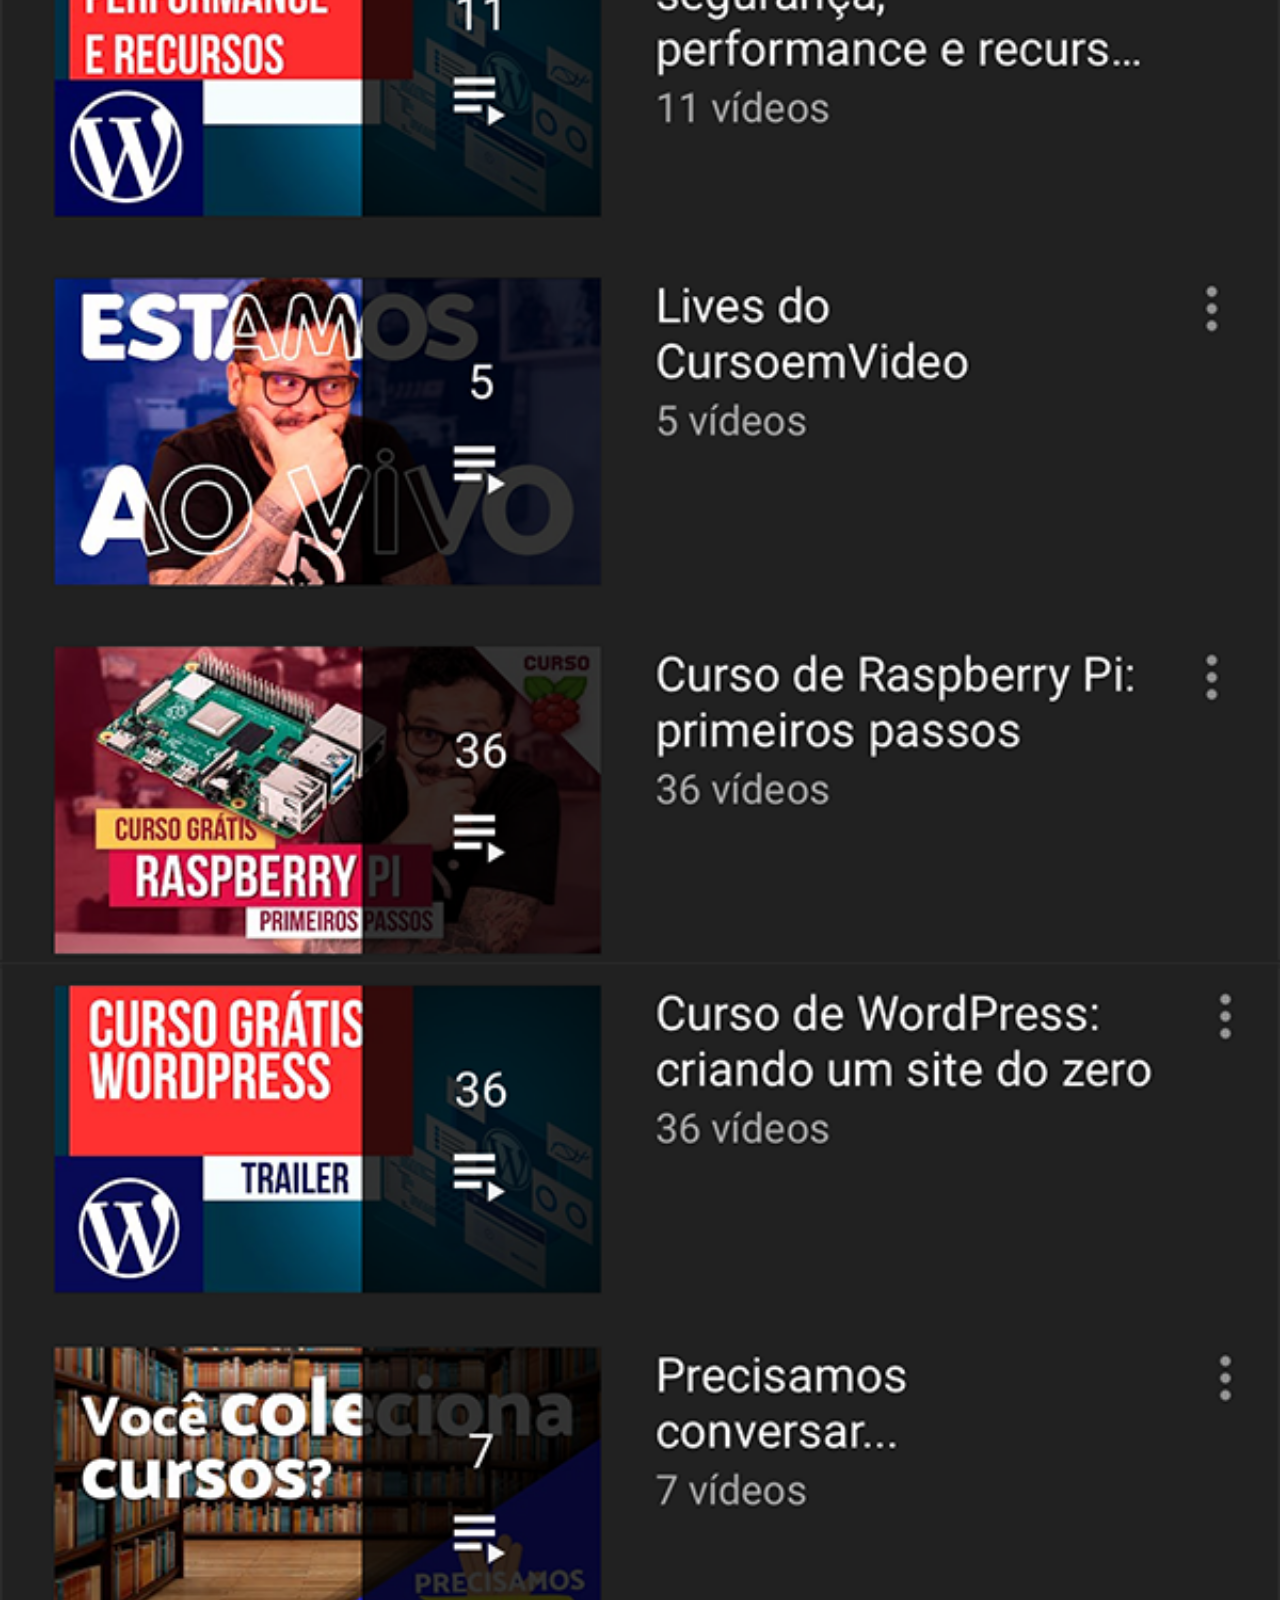
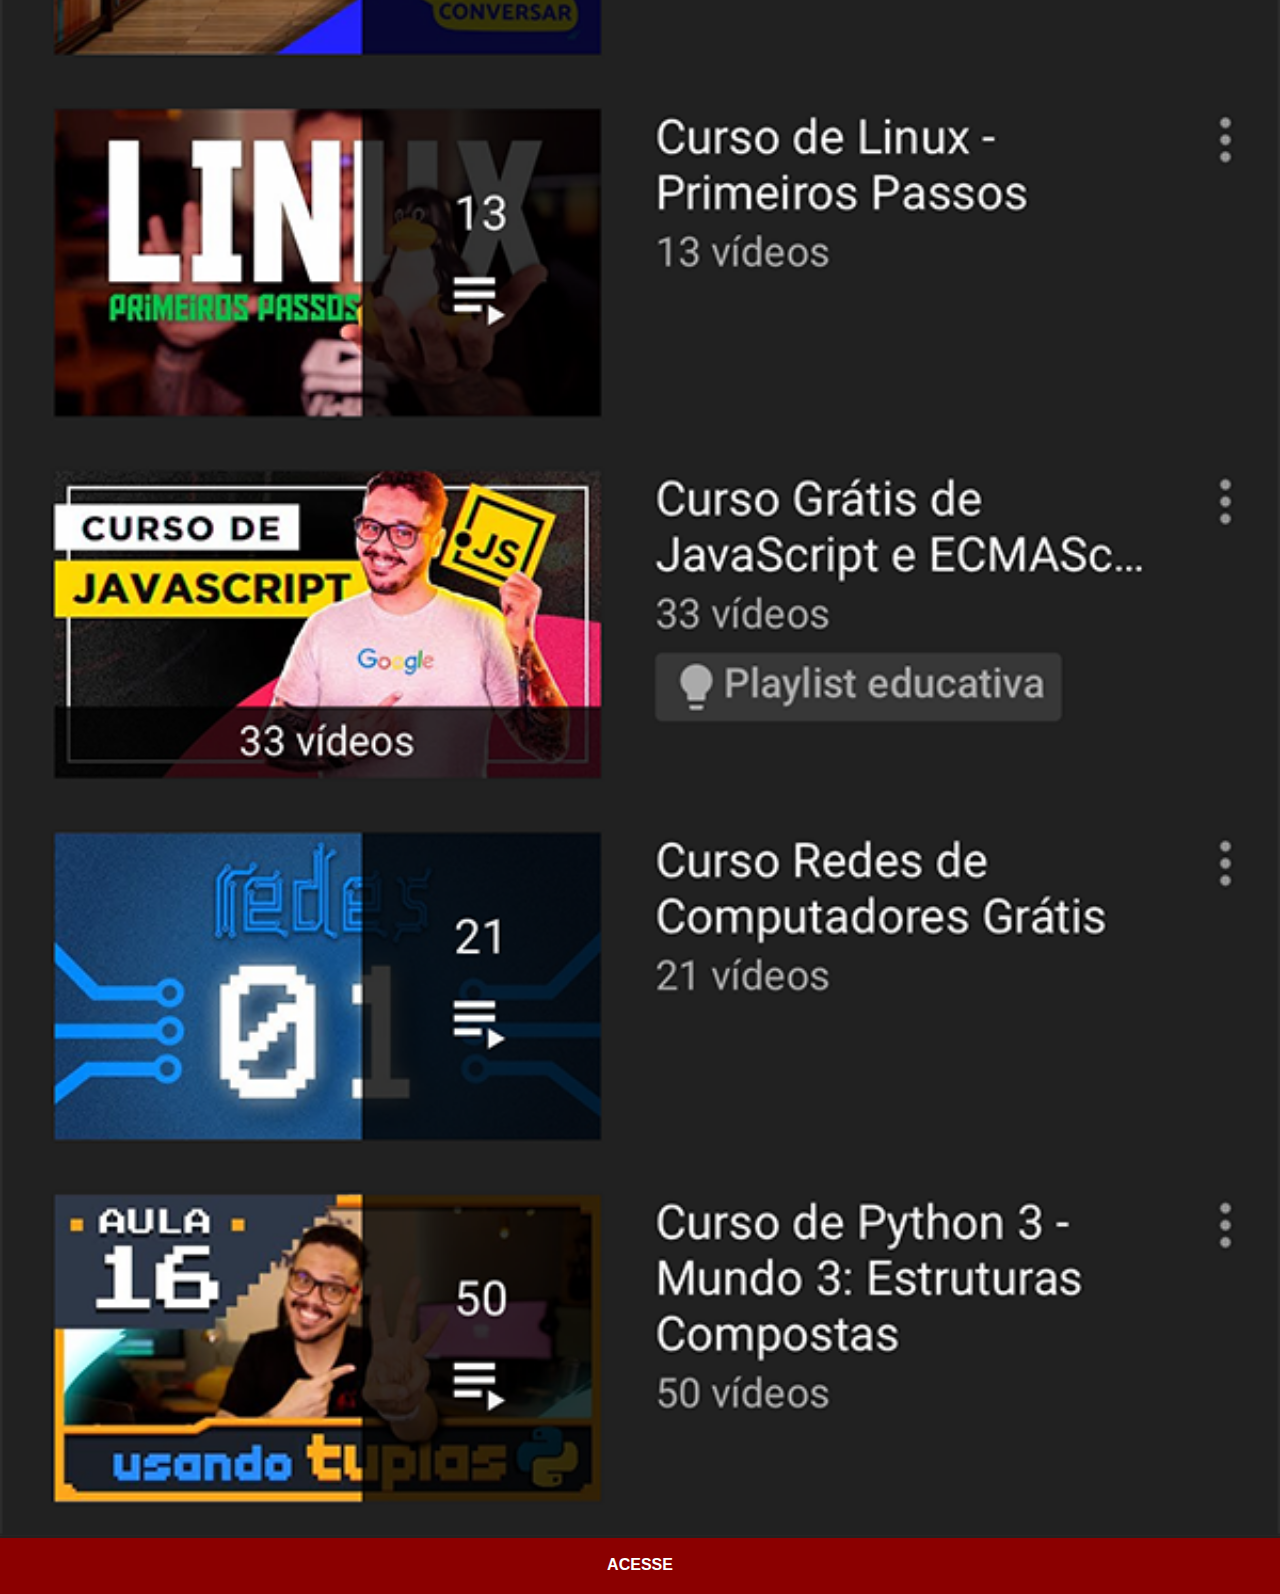
<file: youtube.html>
<!DOCTYPE html>
<html lang="pt-br">
<head>
    <meta charset="UTF-8">
    <meta name="viewport" content="width=device-width, initial-scale=1.0">
    <title>Youtube</title>
    <link rel="stylesheet" href="css/botoes.css">
</head>
<body>
    <img src="imagens/tela-youtube.png" alt="youtube">
    <a href="#" target="_blank">ACESSE</a>
</body>
</html>
</file>
<file: css/style.css>
@charset "UTF-8";

*{
    margin: 0px;
    padding: 0px;
    font-family: 'Trebuchet MS', 'Lucida Sans Unicode', 'Lucida Grande', 'Lucida Sans', Arial, sans-serif;
}

html, body {
    height: 100vh;
    width: 100vw;
    background-color: black;
}

body {
    background: url(../imagens/fundo-madeira.jpg) no-repeat top center;

    background-size: cover;
    background-attachment: fixed;
}

main {
    position: relative;
    height: 97vh;
}

#telefone {
    position: absolute;
    top: 50%;
    left: 50%;
    transform: translate(-50%, -50%);
    height: 617px;
    width: 311px;
    background: url(../imagens/frame-iphone.png) no-repeat;
}

#tela {
    position: relative;
    top: 80px;
    left: 22px;
    width: 267px;
    height: 471px;
}

#redesociais {
    text-align: right;
}

#redesociais img {
    width: 50px;
    margin: 5px;
    border-radius: 50%;
    box-shadow: 2px 5px 1px rgba(0, 0, 0, 0.356);
    box-sizing: border-box;
}

#redesociais img:hover {
    border: 2px solid rgba(255, 255, 255, 0.5);
    transform: translate(-2.5px, -2.5px);
    box-shadow: 3.5px 6.5px 2.5px rgba(0, 0, 0, 0.356);
    transition: transform 0.3s, border 1s;
}
</file>
<file: css/botoes.css>
@charset "UTF-8";

*{
    margin: 0px;
    padding: 0px;
    font-family: 'Trebuchet MS', 'Lucida Sans Unicode', 'Lucida Grande', 'Lucida Sans', Arial, sans-serif;
}

::-webkit-scrollbar {
    width: 0px;
    height: 0px;
}

img {
    width: 100vw;
}

a {
    margin-top: -6px;
    display: block;
    background-color: darkred;
    padding: 20px;
    text-align: center;
    font-weight: bold;
    text-decoration: none;
    color: white;
}

a:hover {
    text-decoration: underline;
    background-color: rgba(255, 0, 0, 0.808);
}
</file>
